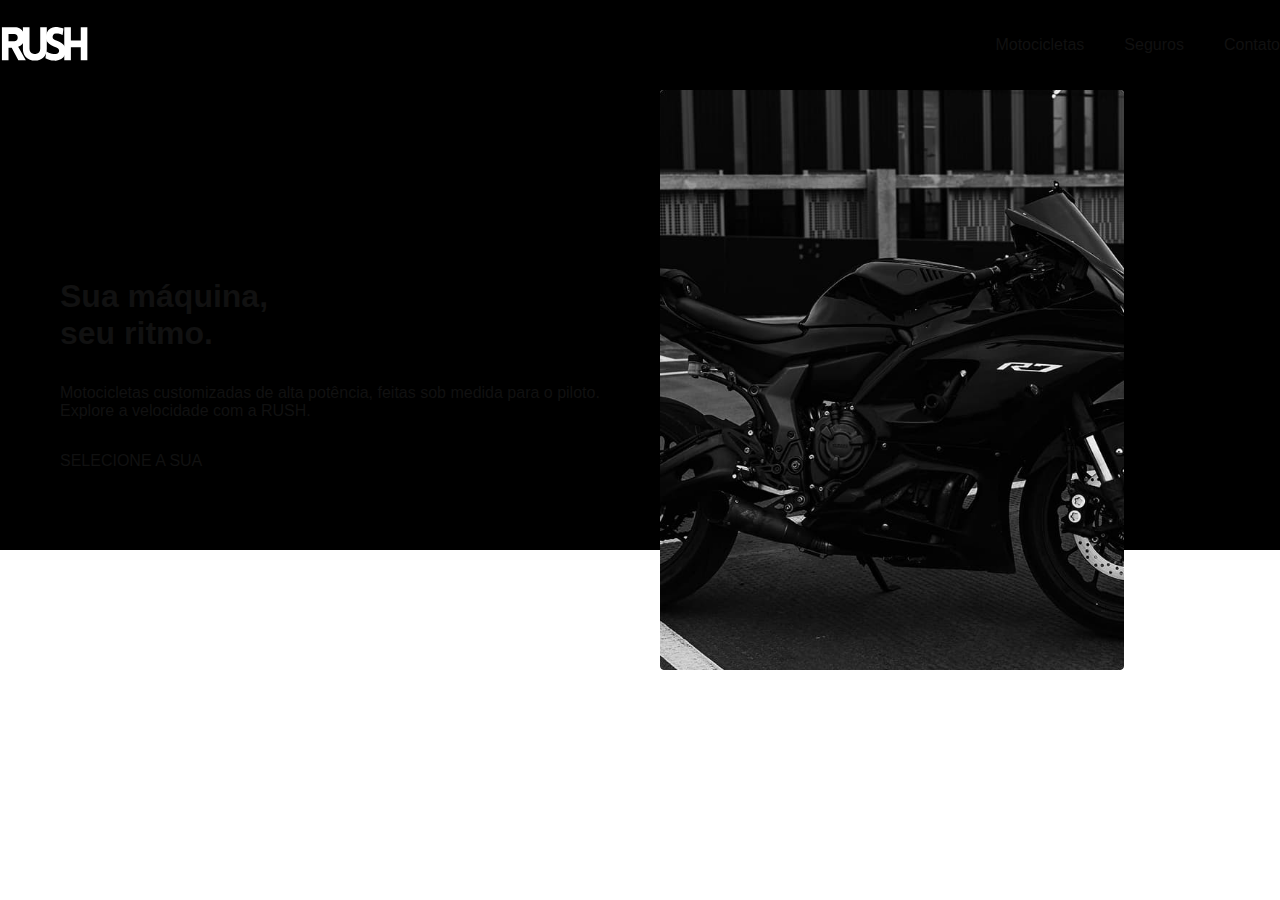
<file: index.html>
<!DOCTYPE html>
<html lang="pt-br">

<head>
  <meta charset="UTF-8">
  <meta name="viewport" content="width=device-width, initial-scale=1.0">
  <title>RUSH Motorcycles- Booste sua adrenalina.</title>
  <meta name="description" content="RUSH Motorcycles — motos de alto desempenho, design sob medida e planos de seguro completos. Tecnologia, velocidade e estilo em cada detalhe.">
  <meta name="keywords" content="motocicletas, motos de alto desempenho, design sob medida, planos de seguro para motos, tecnologia em motocicletas, velocidade, estilo em motos">
  <meta name="author" content="RUSH Motorcycles">
  <link rel="stylesheet" href="./css/style.css">
  <link rel="icon" href="./img/velocidade.svg" type="image/svg+xml">
</head>

<body>
  <header class="header-bg">
    <div class="header">
      <a href="./">
        <img src="./img/logo.svg" alt="Logo RUSH Motorcycles">
      </a>

      <nav aria-label="navegação principal">
        <ul class="header-menu">
          <li><a href="motocicletas.html">Motocicletas</a></li>
          <li><a href="seguros.html">Seguros</a></li>
          <li><a href="contato.html">Contato</a></li>
        </ul>
      </nav>
    </div>
  </header>
  <main class="introducao-bg">
    <div class="introducao">
      <div class="introducao-conteudo">
        <h1>Sua máquina,<br>seu ritmo<span>.</span></h1>
        <p>Motocicletas customizadas de alta potência, feitas sob medida para o piloto.
          <br>Explore a velocidade com a RUSH.
        </p>
        <a href="./motocicletas.html" class="btn-primary">SELECIONE A SUA</a>
      </div>
      <div>
        <img src="./img/fotos/img-intro.jpg" alt="Motocicleta preta estacionada">
      </div>
    </div>
  </main>
</body>

</html>
</file>
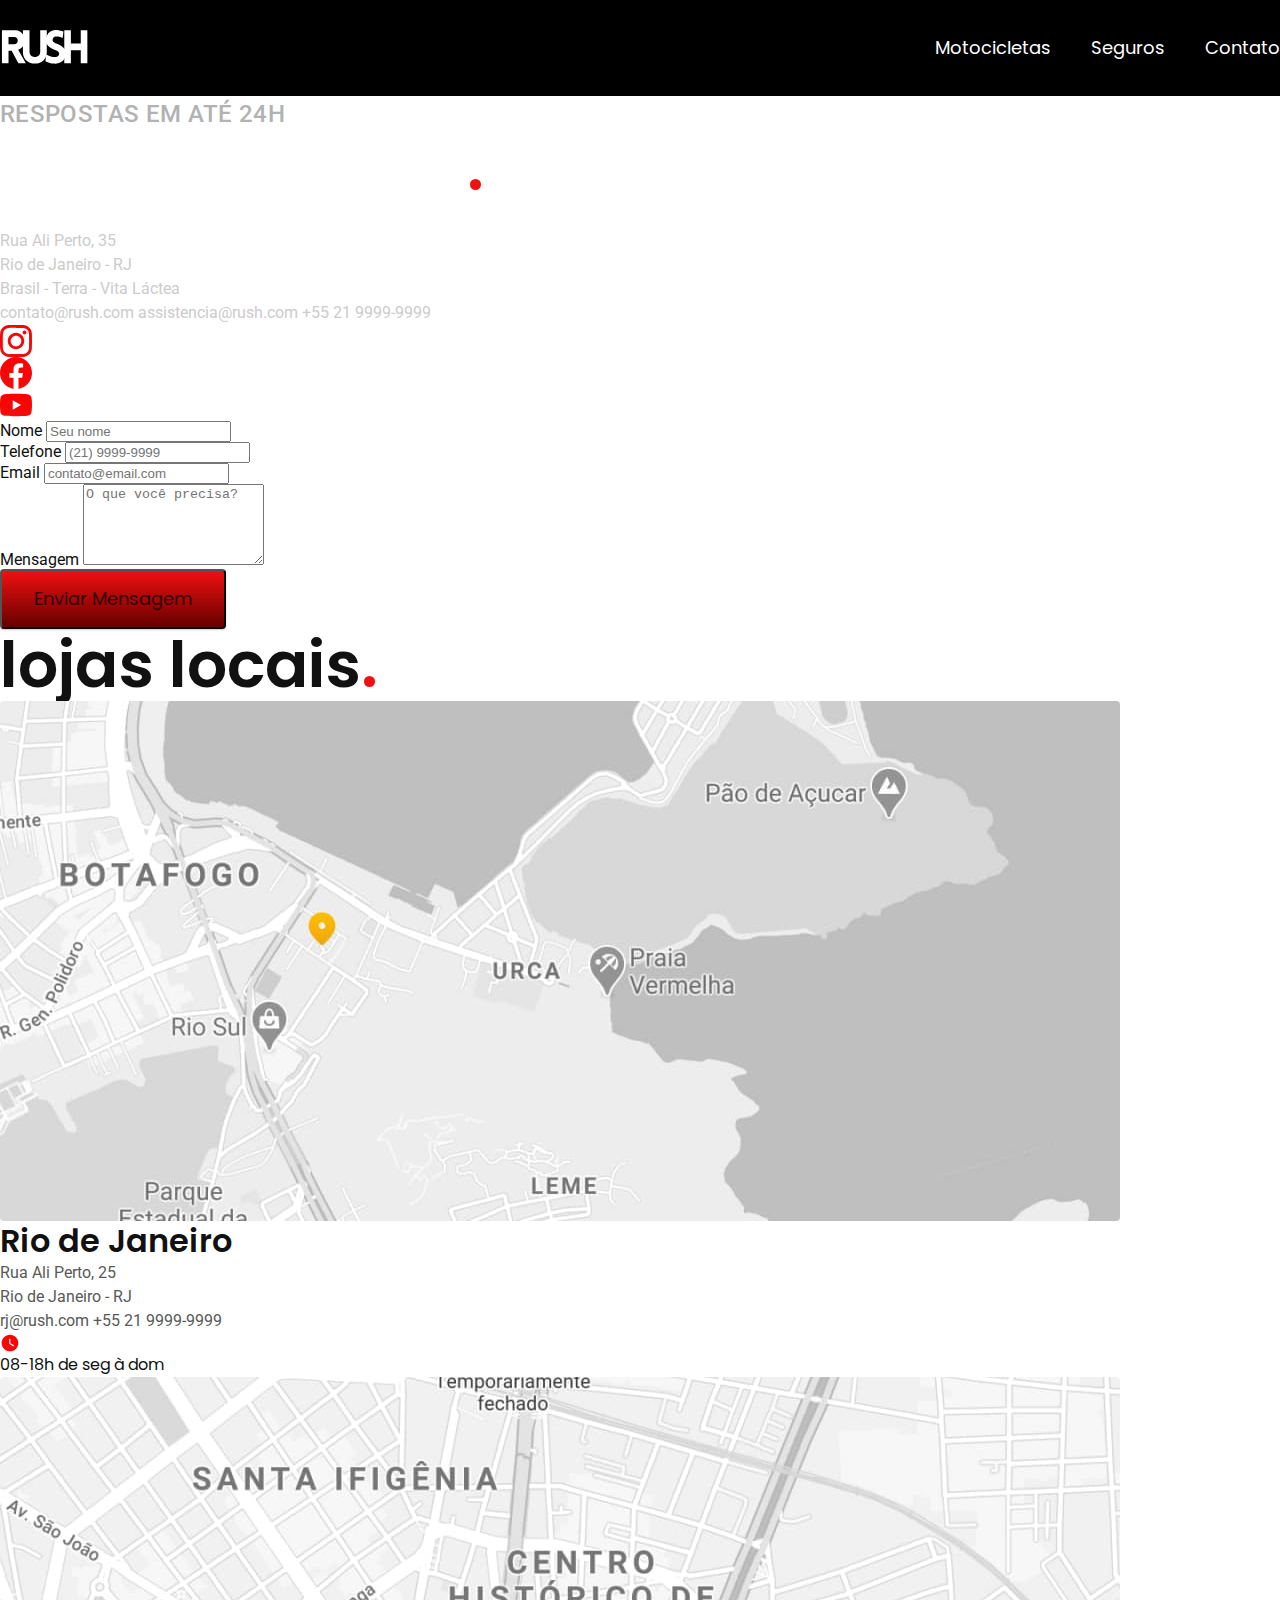
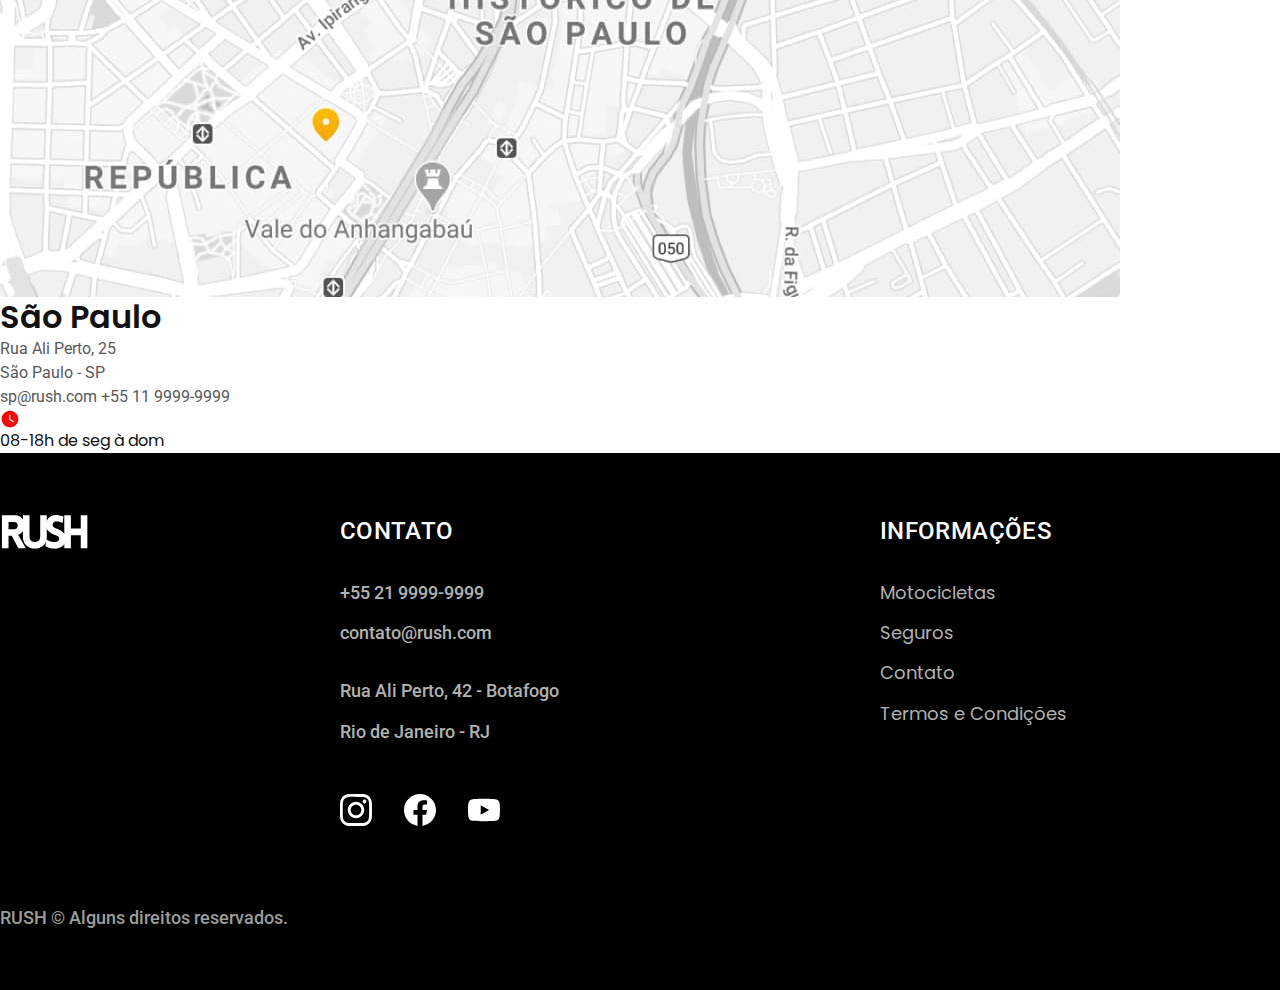
<file: contato.html>
<!DOCTYPE html>
<html lang="pt-br">

<head>
  <meta charset="UTF-8">
  <meta name="viewport" content="width=device-width, initial-scale=1.0">
  <title>Contato | RUSH </title>
  <meta name="description" content="Contatoda RUSH Motorcycles — motos de alto desempenho, design sob medida e planos de seguro completos. Tecnologia, velocidade e estilo em cada detalhe.">
  <meta name="keywords" content="motocicletas, motos de alto desempenho, design sob medida, planos de seguro para motos, tecnologia em motocicletas, velocidade, estilo em motos">
  <meta name="author" content="RUSH Motorcycles">
  <link rel="preload" href="./css/style.css" as="style">
  <link rel="stylesheet" href="./css/style.css">
  <link rel="preconnect" href="https://fonts.googleapis.com">
  <link rel="preconnect" href="https://fonts.gstatic.com" crossorigin>
  <link href="https://fonts.googleapis.com/css2?family=Merriweather:ital,opsz,wght@0,18..144,900;1,18..144,900&family=Poppins:wght@400;600;700;800&family=Roboto:ital,wght@0,100..900;1,100..900&display=swap" rel="stylesheet">

  <link rel="icon" href="./img/icones/velocidade.svg" type="image/svg+xml">
</head>

<body id="contato">
  <header class="header-bg">
    <div class="header container">
      <a href="./">
        <img src="./img/logo.svg" alt="Logo RUSH Motorcycles">
      </a>

      <nav aria-label="navegação principal">
        <ul class="header-menu font-1-m cor-branca">
          <li><a href="motocicletas.html">Motocicletas</a></li>
          <li><a href="seguros.html">Seguros</a></li>
          <li><a href="contato.html">Contato</a></li>
        </ul>
      </nav>
    </div>
  </header>
  <main>
    <div class="titulo-bg">
      <div class="titulo container">
        <p class="font-2-l-b cor-5">Respostas em até 24h</p>
        <h1 class="font-1-xxl cor-branca">Nosso contato<span class="cor-p1">.</span></h1>
      </div>
    </div>

    <div class="contato container">
      <section class="contato-dados" aria-label="Endereço">
        <h2 class="font-1-m cor-branca">Loja Online</h2>
        <div class="contato-endereco font-2-s cor-4">
          <p>Rua Ali Perto, 35</p>
          <p>Rio de Janeiro - RJ</p>
          <p>Brasil - Terra - Vita Láctea</p>
        </div>
        <address class="contato-meios font-2-s cor-4">
          <a href="mailto:contato@rush.com">contato@rush.com</a>
          <a href="mailto:assistencia@rush.com">assistencia@rush.com</a>
          <a href="tel:+552199999999">+55 21 9999-9999</a>
        </address>
        <div class="contato-redes">
          <a href="./">
            <img src="./img/redes/instagram-p.svg" alt="Instagram">
          </a>
          <a href="./">
            <img src="./img/redes/facebook-p.svg" alt="Facebook">
          </a>
          <a href="./">
            <img src="./img/redes/youtube-p.svg" alt="Youtube">
          </a>
        </div>
      </section>
      <section class="contato-formulario" aria-label="Formulário">
        <form class="form" action="./contato.html">
          <div>
            <label for="nome">Nome</label>
            <input type="text" id="nome" name="nome" placeholder="Seu nome">
          </div>
          <div>
            <label for="telefone">Telefone</label>
            <input type="text" id="telefone" name="telefone" placeholder="(21) 9999-9999">
          </div>
          <div class="col-2">
            <label for="email">Email</label>
            <input type="email" id="email" name="email" placeholder="contato@email.com">
          </div>
          <div class="col-2">
            <label for="mensagem">Mensagem</label>
            <textarea rows="5" id="mensagem" name="mensagem" placeholder="O que você precisa?"></textarea>
          </div>
          <button class="botao col-2" type="submit"> Enviar Mensagem </button>
        </form>
      </section>
    </div>
  </main>

  <article class="lojas container">
    <h2 class="font-1-xxl">lojas locais<span class="cor-p1">.</span></h2>
    <div class="lojas-item">
      <img src="./img/lojas/rj.jpg" alt="mapa marcando o endereço em Rua Ali Perto, 25 - Rio de Janeiro - RJ">
      <div class="lojas-conteudo">
        <h3 class="font-1-xl">Rio de Janeiro</h3>
        <div class="lojas-dados font-2-s cor-8">
          <p>Rua Ali Perto, 25</p>
          <p>Rio de Janeiro - RJ</p>
        </div>
        <div class="lojas-dados font-2-s cor-8">
          <a href="mailto:rj@rush.com">rj@rush.com</a>
          <a href="tel:+552199999999">+55 21 9999-9999</a>
        </div>
        <p class="lojas-tempo font-1-s"><img src="./img/icones/horario.svg" alt="">08-18h de seg à dom</p>
      </div>
    </div>

    <div class="lojas-item">
      <img src="./img/lojas/sp.jpg" alt="mapa marcando o endereço em Rua Ali Perto, 25 - São Paulo - SP">
      <div class="lojas-conteudo">
        <h3 class="font-1-xl">São Paulo</h3>
        <div class="lojas-dados font-2-s cor-8">
          <p>Rua Ali Perto, 25</p>
          <p>São Paulo - SP</p>
        </div>
        <div class="lojas-dados font-2-s cor-8">
          <a href="mailto:sp@rush.com">sp@rush.com</a>
          <a href="tel:+551199999999">+55 11 9999-9999</a>
        </div>
        <p class="lojas-tempo font-1-s"><img src="./img/icones/horario.svg" alt="">08-18h de seg à dom</p>
      </div>
    </div>
  </article>
  <footer class="footer-bg">
    <div class="footer container">
      <img src="./img/logo.svg" alt="RUSH">
      <div class="footer-contato">
        <h3 class="font-2-l-b cor-branca">Contato</h3>
        <ul class="font-2-m cor-5">
          <li><a href="tel:+552199999999">+55 21 9999-9999</a></li>
          <li><a href="mailto:contato@Rush.com">contato@rush.com</a></li>
          <li>Rua Ali Perto, 42 - Botafogo</li>
          <li>Rio de Janeiro - RJ</li>
        </ul>
        <div class="footer-redes">
          <a href="./">
            <img src="./img/redes/instagram.svg" alt="Instagram">
          </a>
          <a href="./">
            <img src="./img/redes/facebook.svg" alt="Facebook">
          </a>
          <a href="./">
            <img src="./img/redes/youtube.svg" alt="Youtube">
          </a>
        </div>
      </div>
      <div class="footer-informacoes">
        <h3 class="font-2-l-b cor-branca">Informações</h3>
        <nav>
          <ul class="font-1-m cor-5">
            <li><a href="./motocicletas.html">Motocicletas</a></li>
            <li><a href="./seguros.html">Seguros</a></li>
            <li><a href="./contato.html">Contato</a></li>
            <li><a href="./termos.html">Termos e Condições</a></li>
          </ul>
        </nav>
      </div>
      <p class="footer-copy font-2-m cor-6">RUSH © Alguns direitos reservados.</p>
    </div>
  </footer>
</body>
</file>
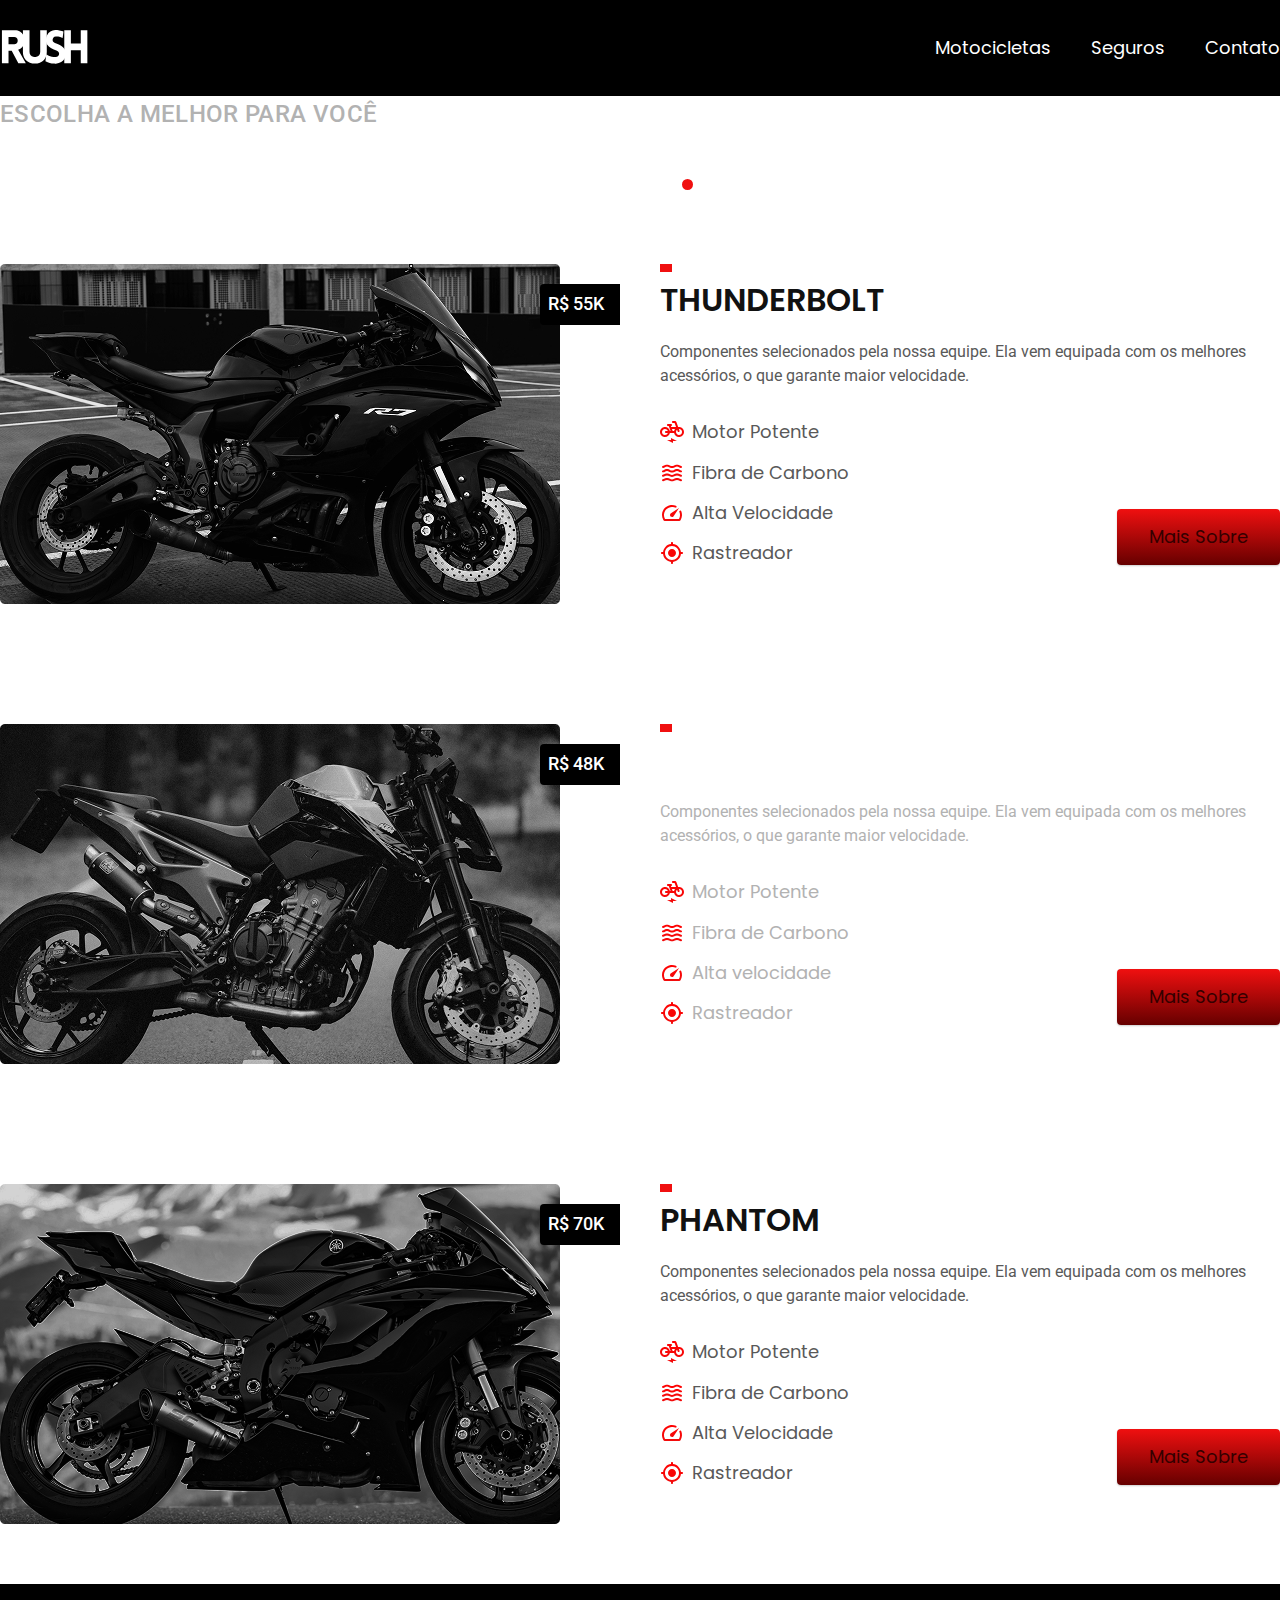
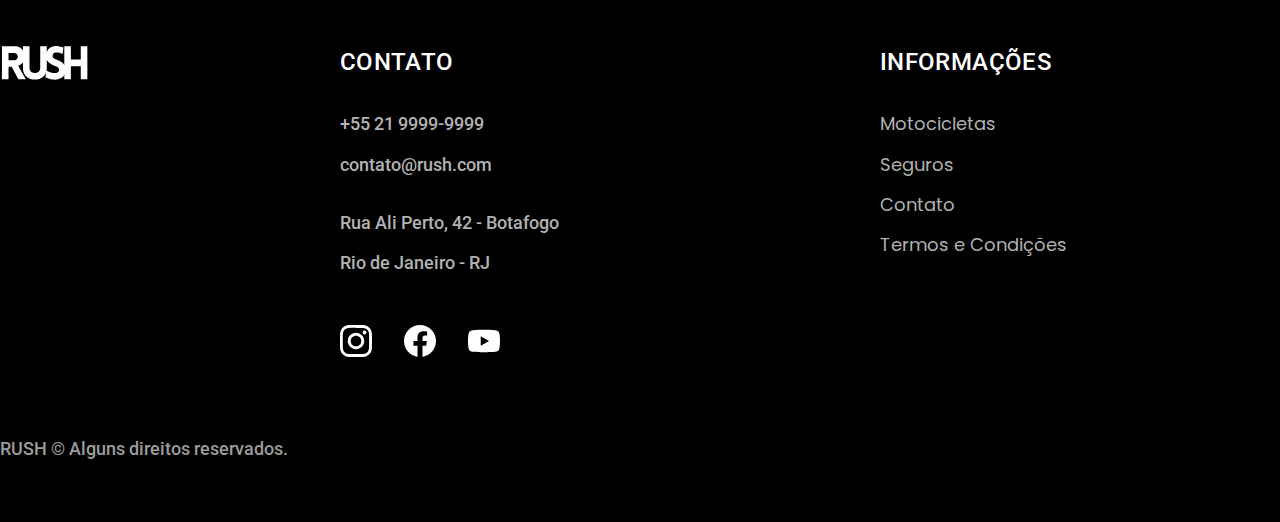
<file: motocicletas.html>
<!DOCTYPE html>
<html lang="pt-br">

<head>
  <meta charset="UTF-8">
  <meta name="viewport" content="width=device-width, initial-scale=1.0">
  <title>Motocicletas | RUSH </title>
  <meta name="description" content="Motocicletas da RUSH Motorcycles — motos de alto desempenho, design sob medida e planos de seguro completos. Tecnologia, velocidade e estilo em cada detalhe.">
  <meta name="keywords" content="motocicletas, motos de alto desempenho, design sob medida, planos de seguro para motos, tecnologia em motocicletas, velocidade, estilo em motos">
  <meta name="author" content="RUSH Motorcycles">
  <link rel="stylesheet" href="./css/style.css">
  <link rel="preconnect" href="https://fonts.googleapis.com">
  <link rel="preconnect" href="https://fonts.gstatic.com" crossorigin>
  <link href="https://fonts.googleapis.com/css2?family=Merriweather:ital,opsz,wght@0,18..144,900;1,18..144,900&family=Poppins:wght@400;600;700;800&family=Roboto:ital,wght@0,100..900;1,100..900&display=swap" rel="stylesheet">

  <link rel="icon" href="./img/icones/velocidade.svg" type="image/svg+xml">
</head>

<body id="motocicletas">
  <header class="header-bg">
    <div class="header container">
      <a href="./">
        <img src="./img/logo.svg" alt="Logo RUSH Motorcycles">
      </a>

      <nav aria-label="navegação principal">
        <ul class="header-menu font-1-m cor-branca">
          <li><a href="motocicletas.html">Motocicletas</a></li>
          <li><a href="seguros.html">Seguros</a></li>
          <li><a href="contato.html">Contato</a></li>
        </ul>
      </nav>
    </div>
  </header>

  <main>
    <div class="titulo-bg">
      <div class="titulo container">
        <p class="font-2-l-b cor-5">Escolha a melhor para você</p>
        <h1 class="font-1-xxl cor-branca">Nossas motocicletas<span class="cor-p1">.</span></h1>
      </div>
    </div>

    <div class="motocicletas container">
      <div class="motocicletas-imagem">
        <img src="./img/motos/moto1.png" alt="Motocicleta RUSH">
        <span class="font-2-m cor-branca">R$ 55K</span>
      </div>
      <div class="motocicletas-conteudo">
        <h2 class="font-1-xl">THUNDERBOLT</h2>
        <p class="font-2-s cor-8">Componentes selecionados pela nossa equipe. Ela vem equipada com os melhores acessórios, o que garante maior velocidade.</p>
        <ul class="font-1-m cor-8">
          <li>
            <img src="./img/icones/potente.svg" alt="">
            Motor Potente
          </li>
          <li>
            <img src="./img/icones/carbono.svg" alt="">
            Fibra de Carbono
          </li>
          <li>
            <img src="./img/icones/velocidade.svg" alt="">
            Alta Velocidade
          </li>
          <li>
            <img src="./img/icones/rastreador.svg" alt="">
            Rastreador
          </li>
        </ul>
        <a class="botao seta" href="./motocicletas/thunderbolt.html">Mais Sobre</a>
      </div>
    </div>

    <div class="motocicletas-bg">
      <div class="motocicletas container">
        <div class="motocicletas-imagem">
          <img src="./img/motos/moto2.png" alt="Motocicleta RUSH">
          <span class="font-2-m cor-branca">R$ 48K</span>
        </div>
        <div class="motocicletas-conteudo">
          <h2 class="font-1-xl cor-branca">SPECTER</h2>
          <p class="font-2-s cor-5">Componentes selecionados pela nossa equipe. Ela vem equipada com os melhores acessórios, o que garante maior velocidade.</p>
          <ul class="font-1-m cor-5">
            <li>
              <img src="./img/icones/potente.svg" alt="">
              Motor Potente
            </li>
            <li>
              <img src="./img/icones/carbono.svg" alt="">
              Fibra de Carbono
            </li>
            <li>
              <img src="./img/icones/velocidade.svg" alt="">
              Alta velocidade
            </li>
            <li>
              <img src="./img/icones/rastreador.svg" alt="">
              Rastreador
            </li>
          </ul>
          <a class="botao seta" href="./motocicletas/specter.html">Mais Sobre</a>
        </div>
      </div>
    </div>

    <div class="motocicletas container">
      <div class="motocicletas-imagem">
        <img src="./img/motos/moto3.png" alt="Motocicleta RUSH">
        <span class="font-2-m cor-branca">R$ 70K</span>
      </div>
      <div class="motocicletas-conteudo">
        <h2 class="font-1-xl">PHANTOM</h2>
        <p class="font-2-s cor-8">Componentes selecionados pela nossa equipe. Ela vem equipada com os melhores acessórios, o que garante maior velocidade.</p>
        <ul class="font-1-m cor-8">
          <li>
            <img src="./img/icones/potente.svg" alt="">
            Motor Potente
          </li>
          <li>
            <img src="./img/icones/carbono.svg" alt="">
            Fibra de Carbono
          </li>
          <li>
            <img src="./img/icones/velocidade.svg" alt="">
            Alta Velocidade
          </li>
          <li>
            <img src="./img/icones/rastreador.svg" alt="">
            Rastreador
          </li>
        </ul>
        <a class="botao seta" href="./motocicletas/phantom.html">Mais Sobre</a>
      </div>
    </div>

  </main>


  <footer class="footer-bg">
    <div class="footer container">
      <img src="./img/logo.svg" alt="RUSH">
      <div class="footer-contato">
        <h3 class="font-2-l-b cor-branca">Contato</h3>
        <ul class="font-2-m cor-5">
          <li><a href="tel:+552199999999">+55 21 9999-9999</a></li>
          <li><a href="mailto:contato@Rush.com">contato@rush.com</a></li>
          <li>Rua Ali Perto, 42 - Botafogo</li>
          <li>Rio de Janeiro - RJ</li>
        </ul>
        <div class="footer-redes">
          <a href="./">
            <img src="./img/redes/instagram.svg" alt="Instagram">
          </a>
          <a href="./">
            <img src="./img/redes/facebook.svg" alt="Facebook">
          </a>
          <a href="./">
            <img src="./img/redes/youtube.svg" alt="Youtube">
          </a>
        </div>
      </div>
      <div class="footer-informacoes">
        <h3 class="font-2-l-b cor-branca">Informações</h3>
        <nav>
          <ul class="font-1-m cor-5">
            <li><a href="./motocicletas.html">Motocicletas</a></li>
            <li><a href="./seguros.html">Seguros</a></li>
            <li><a href="./contato.html">Contato</a></li>
            <li><a href="./termos.html">Termos e Condições</a></li>
          </ul>
        </nav>
      </div>
      <p class="footer-copy font-2-m cor-6">RUSH © Alguns direitos reservados.</p>
    </div>
  </footer>
</body>
</file>
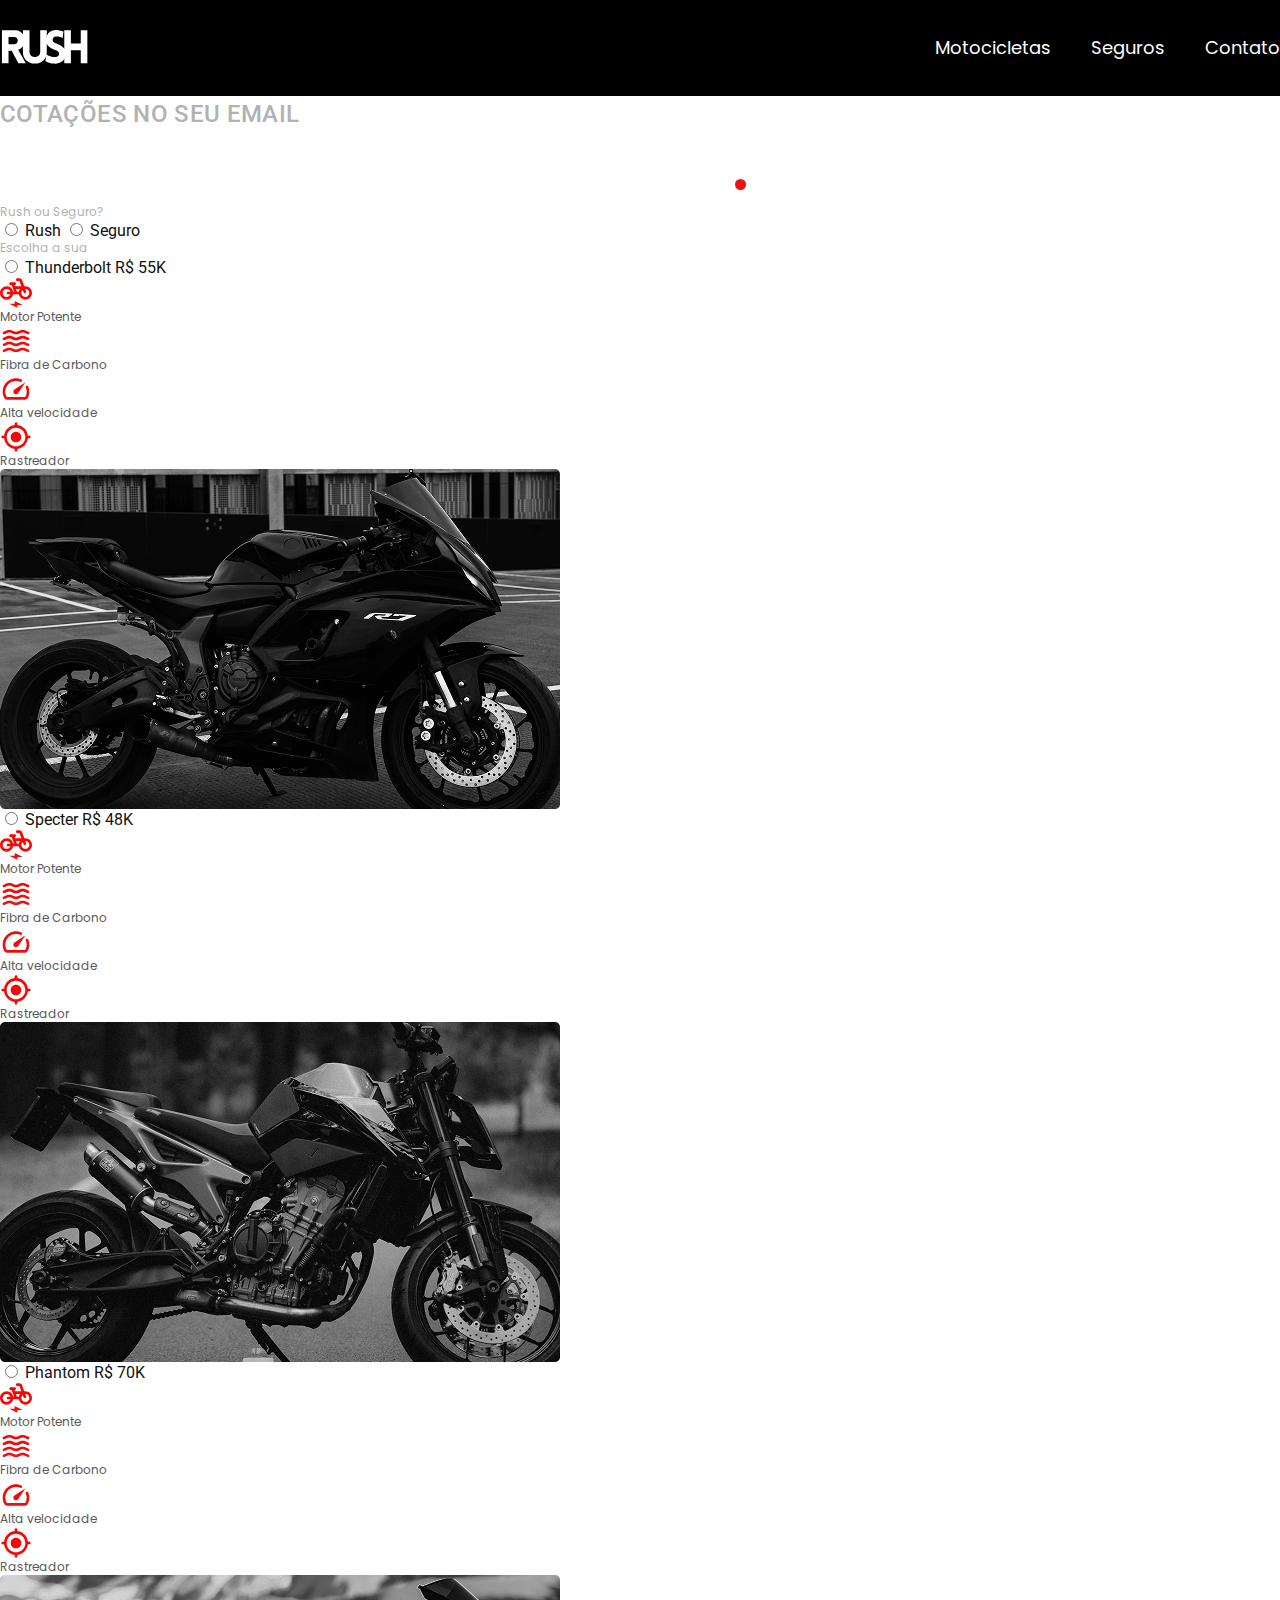
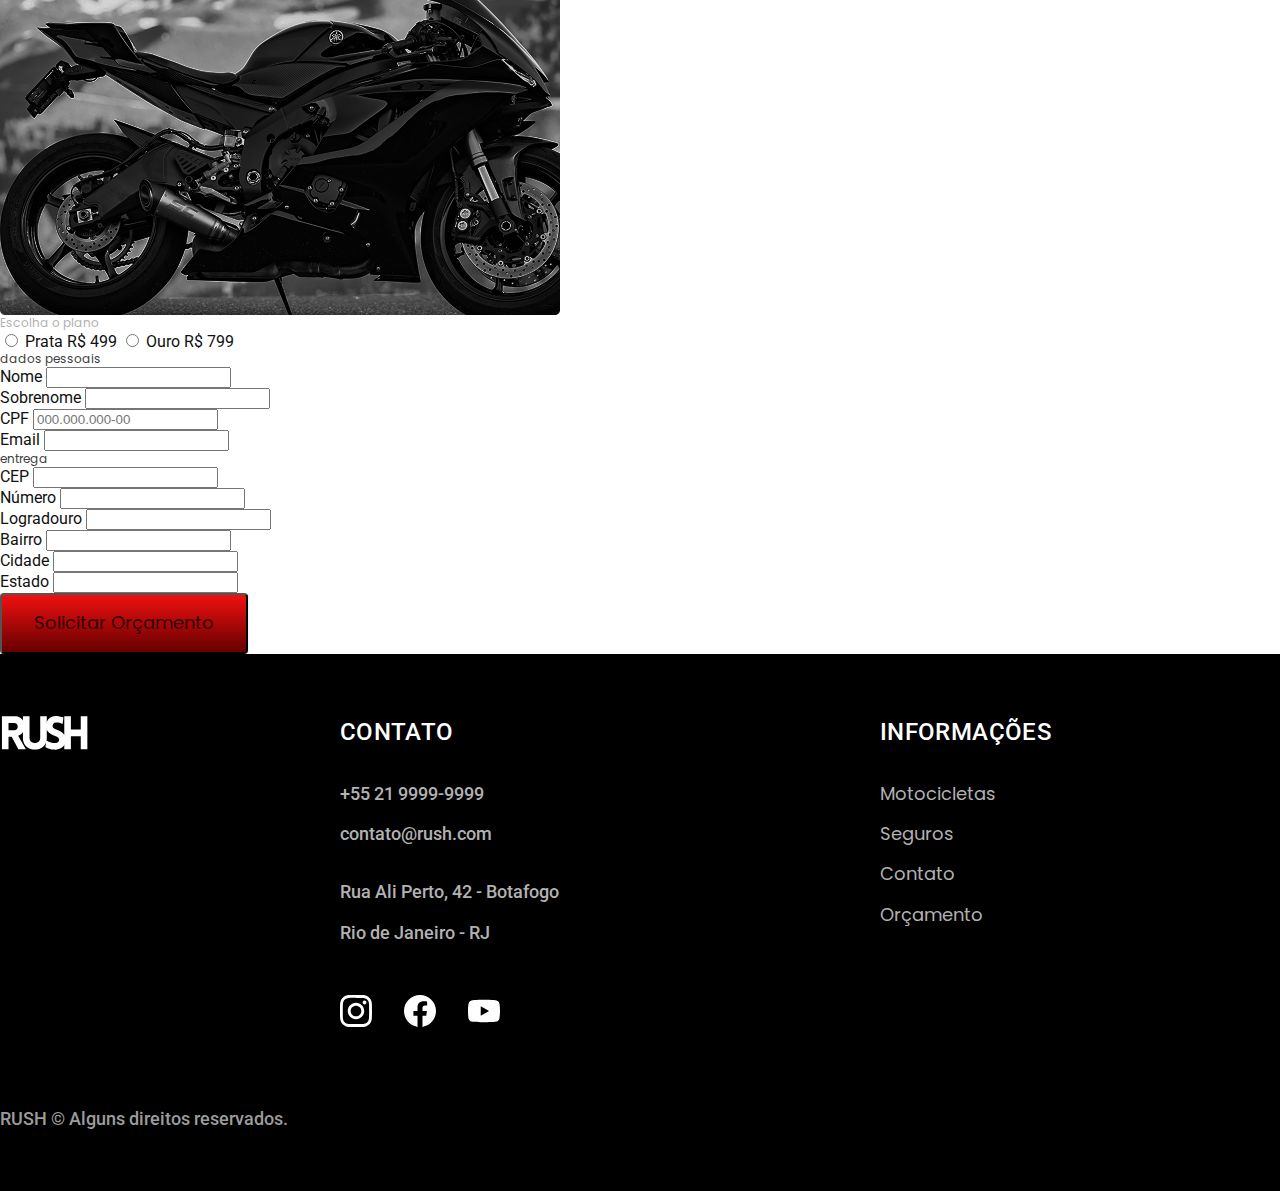
<file: orcamento.html>
<!DOCTYPE html>
<html lang="pt-br">

<head>
  <meta charset="UTF-8">
  <meta name="viewport" content="width=device-width, initial-scale=1.0">
  <title>Orçamento | RUSH </title>
  <meta name="description" content="Orçamento da RUSH Motorcycles — motos de alto desempenho, design sob medida e planos de seguro completos. Tecnologia, velocidade e estilo em cada detalhe.">
  <meta name="keywords" content="motocicletas, motos de alto desempenho, design sob medida, planos de seguro para motos, tecnologia em motocicletas, velocidade, estilo em motos">
  <meta name="author" content="RUSH Motorcycles">
  <link rel="stylesheet" href="./css/style.css">
  <link rel="preconnect" href="https://fonts.googleapis.com">
  <link rel="preconnect" href="https://fonts.gstatic.com" crossorigin>
  <link href="https://fonts.googleapis.com/css2?family=Merriweather:ital,opsz,wght@0,18..144,900;1,18..144,900&family=Poppins:wght@400;600;700;800&family=Roboto:ital,wght@0,100..900;1,100..900&display=swap" rel="stylesheet">

  <link rel="icon" href="./img/icones/velocidade.svg" type="image/svg+xml">
</head>

<body id="orcamento">
  <header class="header-bg">
    <div class="header container">
      <a href="./">
        <img src="./img/logo.svg" alt="Logo RUSH Motorcycles">
      </a>

      <nav aria-label="navegação principal">
        <ul class="header-menu font-1-m cor-branca">
          <li><a href="motocicletas.html">Motocicletas</a></li>
          <li><a href="seguros.html">Seguros</a></li>
          <li><a href="contato.html">Contato</a></li>
        </ul>
      </nav>
    </div>
  </header>

  <main>
    <div class="titulo-bg">
      <div class="titulo container">
        <p class="font-2-l-b cor-5">Cotações no seu email</p>
        <h1 class="font-1-xxl cor-branca">Solicite um orçamento<span class="cor-p1">.</span></h1>
      </div>
    </div>

    <form class="orcamento container" action="./orcamento.html">
      <div class="orcamento-produto">
        <h2 class="font-1-xs cor-5">Rush ou Seguro?</h2>

        <input type="radio" name="tipo" value="rush" id="rush">
        <label for="rush">Rush</label>

        <input type="radio" name="tipo" value="seguro" id="seguro">
        <label for="seguro">Seguro</label>

        <div class="orcamento-conteudo" id="orcamento-rush">
          <h2 class="font-1-xs cor-5">Escolha a sua</h2>

          <input type="radio" name="produto" value="thunderbolt" id="thunderbolt">
          <label for="thunderbolt">Thunderbolt <span>R$ 55K</span></label>
          <div class="orcamento-detalhes">
            <ul class="font-1-xs cor-8">
              <li><img src="./img/icones/potente.svg" alt=""> Motor Potente</li>
              <li><img src="./img/icones/carbono.svg" alt=""> Fibra de Carbono</li>
              <li><img src="./img/icones/velocidade.svg" alt=""> Alta velocidade</li>
              <li><img src="./img/icones/rastreador.svg" alt=""> Rastreador</li>
            </ul>
            <img src="./img/motos/moto1.png" alt="Motocicleta">
          </div>

          <input type="radio" name="produto" value="specter" id="specter">
          <label for="specter">Specter <span>R$ 48K</span></label>
          <div class="orcamento-detalhes">
            <ul class="font-1-xs cor-8">
              <li><img src="./img/icones/potente.svg" alt=""> Motor Potente</li>
              <li><img src="./img/icones/carbono.svg" alt=""> Fibra de Carbono</li>
              <li><img src="./img/icones/velocidade.svg" alt=""> Alta velocidade </li>
              <li><img src="./img/icones/rastreador.svg" alt=""> Rastreador</li>
            </ul>
            <img src="./img/motos/moto2.png" alt="Motocicleta">
          </div>

          <input type="radio" name="produto" value="phantom" id="phantom">
          <label for="phantom">Phantom <span>R$ 70K</span></label>
          <div class="orcamento-detalhes">
            <ul class="font-1-xs cor-8">
              <li><img src="./img/icones/potente.svg" alt=""> Motor Potente</li>
              <li><img src="./img/icones/carbono.svg" alt=""> Fibra de Carbono</li>
              <li><img src="./img/icones/velocidade.svg" alt="">Alta velocidade </li>
              <li><img src="./img/icones/rastreador.svg" alt=""> Rastreador</li>
            </ul>
            <img src="./img/motos/moto3.png" alt="Motocicleta">
          </div>

        </div>

        <div class="orcamento-conteudo" id="orcamento-seguro">
          <h2 class="font-1-xs cor-5">Escolha o plano</h2>

          <input type="radio" name="produto" value="prata" id="prata">
          <label for="prata">Prata <span>R$ 499</span></label>

          <input type="radio" name="produto" value="ouro" id="ouro">
          <label for="ouro">Ouro <span>R$ 799</span></label>
        </div>
      </div>
      <div class="orcamento-dados form">
        <h2 class="font-1-xs cor-9 col-2">dados pessoais</h2>
        <div>
          <label for="nome">Nome</label>
          <input type="text" id="nome" name="nome">
        </div>
        <div>
          <label for="sobrenome">Sobrenome</label>
          <input type="text" id="sobrenome" name="sobrenome">
        </div>
        <div class="col-2">
          <label for="cpf">CPF</label>
          <input type="text" id="cpf" name="cpf" placeholder="000.000.000-00">
        </div>
        <div class="col-2">
          <label for="email">Email</label>
          <input type="email" id="email" name="email">
        </div>
        <h2 class="font-1-xs cor-9 col-2">entrega</h2>
        <div>
          <label for="cep">CEP</label>
          <input type="text" id="cep" name="cep">
        </div>
        <div>
          <label for="numero">Número</label>
          <input type="text" id="numero" name="numero">
        </div>
        <div>
          <label for="logradouro">Logradouro</label>
          <input type="text" id="logradouro" name="logradouro">
        </div>
        <div>
          <label for="bairro">Bairro</label>
          <input type="text" id="bairro" name="bairro">
        </div>
        <div>
          <label for="cidade">Cidade</label>
          <input type="text" id="cidade" name="cidade">
        </div>
        <div>
          <label for="estado">Estado</label>
          <input type="text" id="estado" name="estado">
        </div>
        <button class="botao col-2" type="submit">Solicitar Orçamento</button>
      </div>
    </form>
  </main>

  <footer class="footer-bg">
    <div class="footer container">
      <img src="./img/logo.svg" alt="RUSH">
      <div class="footer-contato">
        <h3 class="font-2-l-b cor-branca">Contato</h3>
        <ul class="font-2-m cor-5">
          <li><a href="tel:+552199999999">+55 21 9999-9999</a></li>
          <li><a href="mailto:contato@Rush.com">contato@rush.com</a></li>
          <li>Rua Ali Perto, 42 - Botafogo</li>
          <li>Rio de Janeiro - RJ</li>
        </ul>
        <div class="footer-redes">
          <a href="./">
            <img src="./img/redes/instagram.svg" alt="Instagram">
          </a>
          <a href="./">
            <img src="./img/redes/facebook.svg" alt="Facebook">
          </a>
          <a href="./">
            <img src="./img/redes/youtube.svg" alt="Youtube">
          </a>
        </div>
      </div>
      <div class="footer-informacoes">
        <h3 class="font-2-l-b cor-branca">Informações</h3>
        <nav>
          <ul class="font-1-m cor-5">
            <li><a href="./motocicletas.html">Motocicletas</a></li>
            <li><a href="./seguros.html">Seguros</a></li>
            <li><a href="./contato.html">Contato</a></li>
            <li><a href="./termos.html">Orçamento</a></li>
          </ul>
        </nav>
      </div>
      <p class="footer-copy font-2-m cor-6">RUSH © Alguns direitos reservados.</p>
    </div>
  </footer>
</body>
</file>
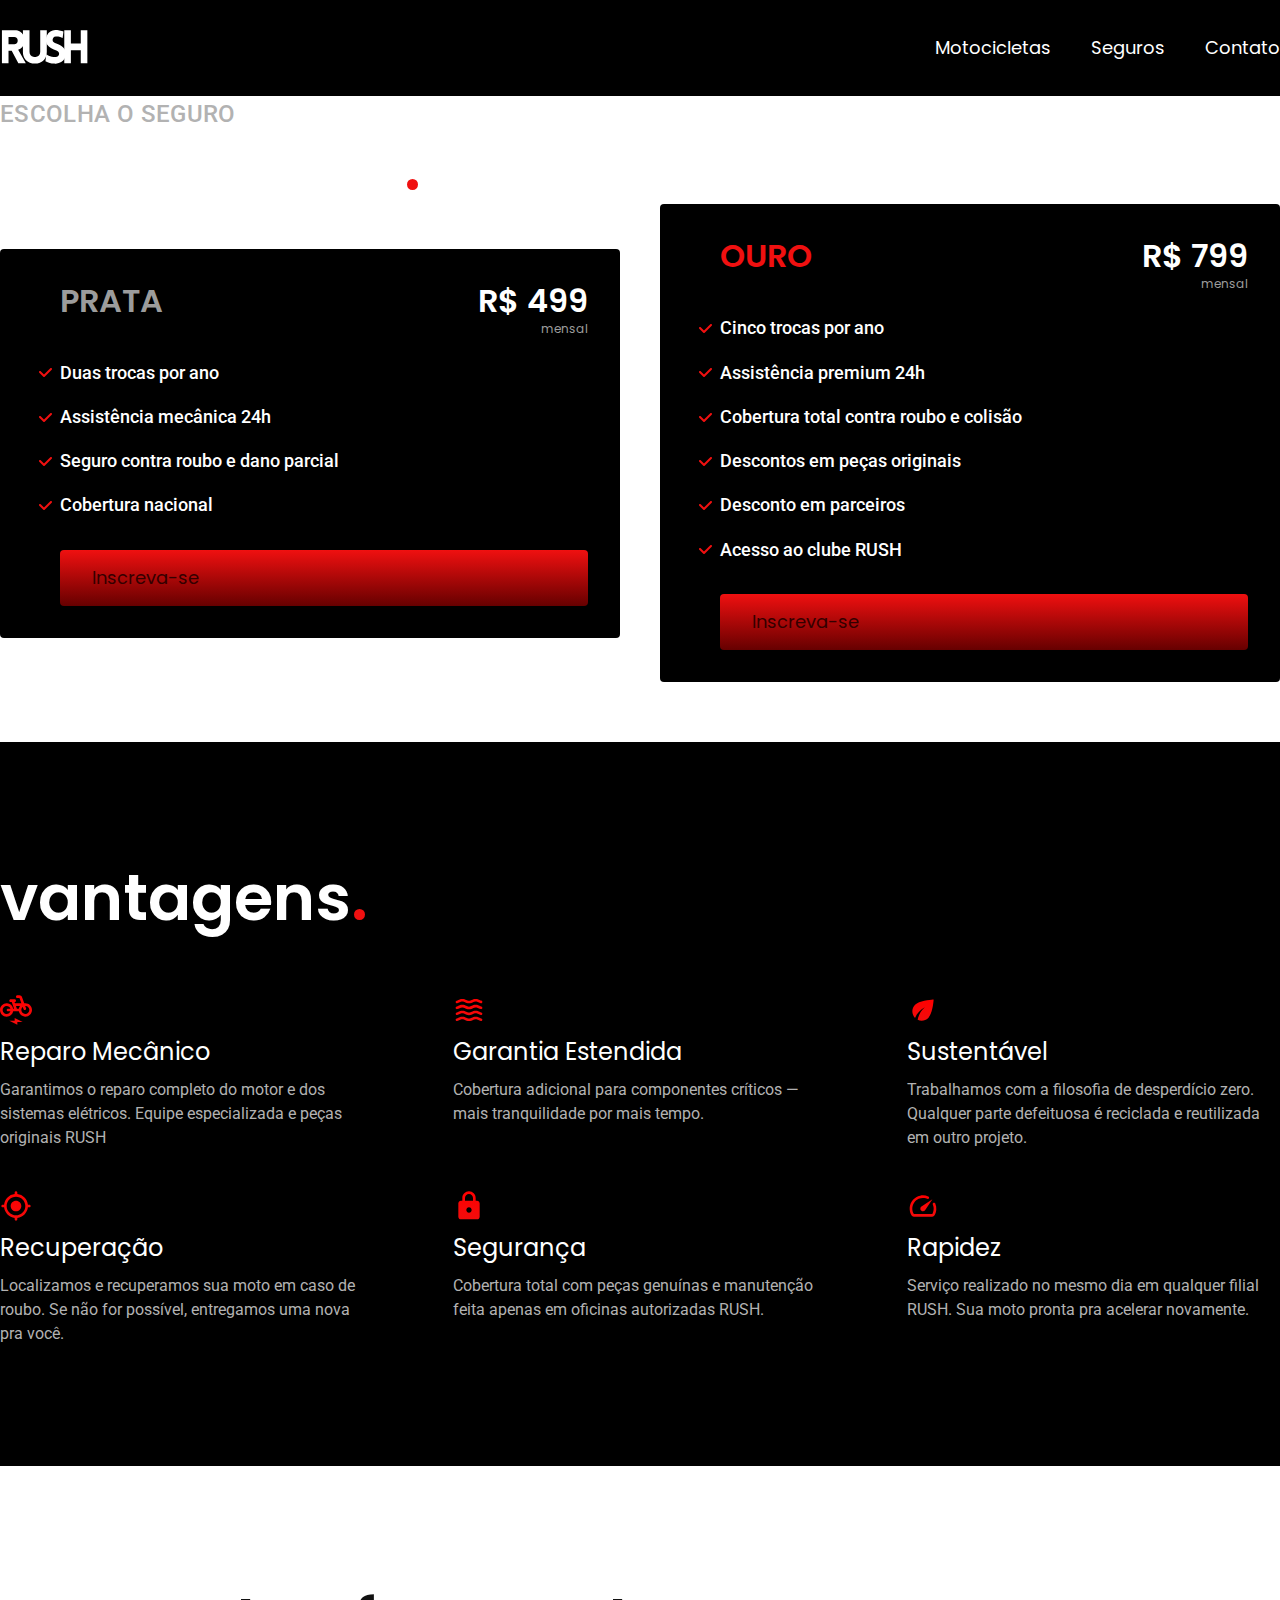
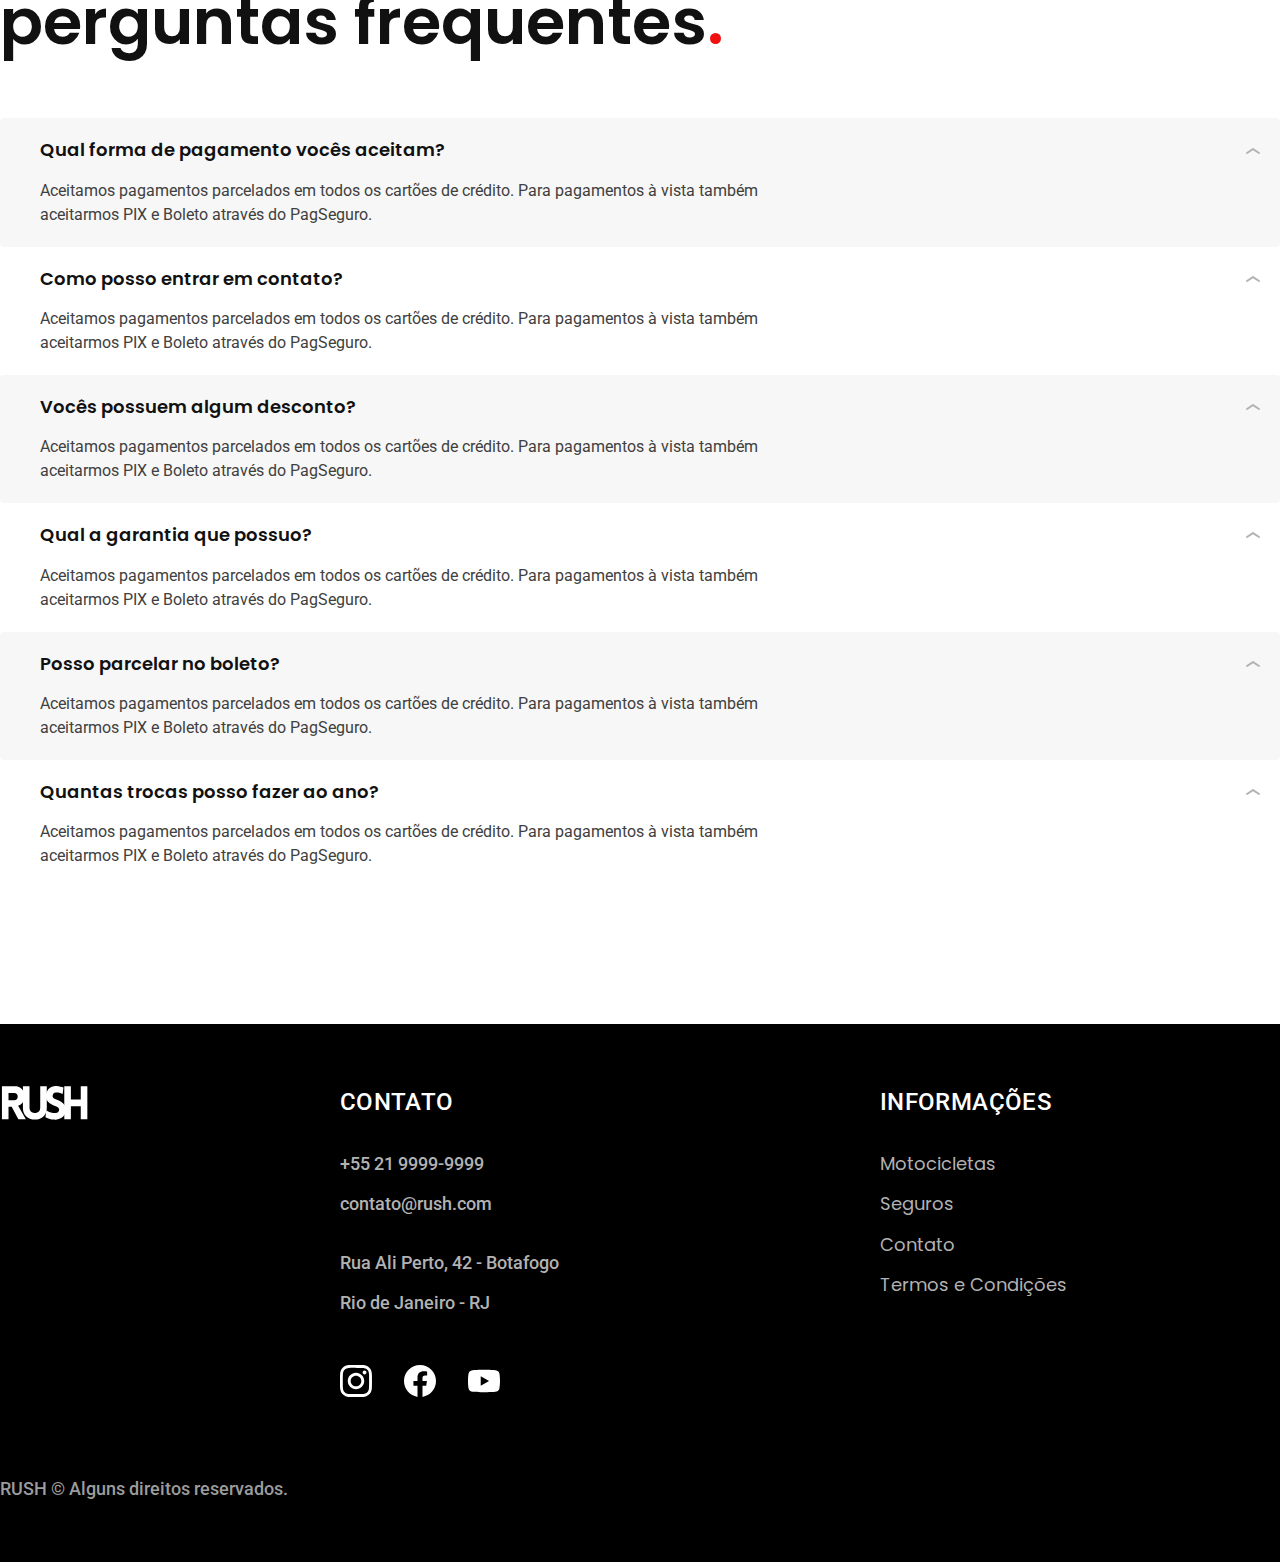
<file: seguros.html>
<!DOCTYPE html>
<html lang="pt-br">

<head>
  <meta charset="UTF-8">
  <meta name="viewport" content="width=device-width, initial-scale=1.0">
  <title>Seguros | RUSH </title>
  <meta name="description" content="Motocicletas da RUSH Motorcycles — motos de alto desempenho, design sob medida e planos de seguro completos. Tecnologia, velocidade e estilo em cada detalhe.">
  <meta name="keywords" content="motocicletas, motos de alto desempenho, design sob medida, planos de seguro para motos, tecnologia em motocicletas, velocidade, estilo em motos">
  <meta name="author" content="RUSH Motorcycles">
  <link rel="preload" href="./css/style.css" as="style">
  <link rel="stylesheet" href="./css/style.css">
  <link rel="preconnect" href="https://fonts.googleapis.com">
  <link rel="preconnect" href="https://fonts.gstatic.com" crossorigin>
  <link href="https://fonts.googleapis.com/css2?family=Merriweather:ital,opsz,wght@0,18..144,900;1,18..144,900&family=Poppins:wght@400;600;700;800&family=Roboto:ital,wght@0,100..900;1,100..900&display=swap" rel="stylesheet">

  <link rel="icon" href="./img/icones/velocidade.svg" type="image/svg+xml">
</head>

<body id="seguros">
  <header class="header-bg">
    <div class="header container">
      <a href="./">
        <img src="./img/logo.svg" alt="Logo RUSH Motorcycles">
      </a>

      <nav aria-label="navegação principal">
        <ul class="header-menu font-1-m cor-branca">
          <li><a href="motocicletas.html">Motocicletas</a></li>
          <li><a href="seguros.html">Seguros</a></li>
          <li><a href="contato.html">Contato</a></li>
        </ul>
      </nav>
    </div>
  </header>

  <main class="seguros-bg">
    <div class="titulo-bg">
      <div class="titulo container">
        <p class="font-2-l-b cor-5">Escolha o seguro</p>
        <h1 class="font-1-xxl cor-branca">Você seguro<span class="cor-p1">.</span></h1>
      </div>
    </div>

    <div class="seguros container">

      <div class="seguros-item">
        <h3 class="font-1-xl cor-6">PRATA</h3>
        <span class="font-1-xl cor-branca">R$ 499 <span class="font-1-xs cor-6">mensal</span></span>
        <ul class="font-2-m cor-branca">
          <li>Duas trocas por ano</li>
          <li>Assistência mecânica 24h</li>
          <li>Seguro contra roubo e dano parcial</li>
          <li>Cobertura nacional</li>
        </ul>
        <a class="botao secundario" href="./orcamento.html">Inscreva-se</a>
      </div>

      <div class="seguros-item">
        <h3 class="font-1-xl cor-p1">OURO</h3>
        <span class="font-1-xl cor-branca">R$ 799 <span class="font-1-xs cor-6">mensal</span></span>
        <ul class="font-2-m cor-branca">
          <li>Cinco trocas por ano</li>
          <li>Assistência premium 24h</li>
          <li>Cobertura total contra roubo e colisão</li>
          <li>Descontos em peças originais</li>
          <li>Desconto em parceiros</li>
          <li>Acesso ao clube RUSH</li>
        </ul>
        <a class="botao" href="./orcamento.html">Inscreva-se</a>
      </div>
    </div>
  </main>
  <article class="vantagens-bg">
    <div class="vantagens container">
      <h2 class="font-1-xxl cor-branca">vantagens<span class="cor-p1">.</span></h2>
      <ul>
        <li>
          <img src="./img/icones/potente.svg" alt="">
          <h3 class="font-1-l cor-branca">Reparo Mecânico</h3>
          <p class="font-2-s cor-5">Garantimos o reparo completo do motor e dos sistemas elétricos. Equipe especializada e peças originais RUSH</p>
        </li>
        <li>
          <img src="./img/icones/carbono.svg" alt="">
          <h3 class="font-1-l cor-branca">Garantia Estendida</h3>
          <p class="font-2-s cor-5">Cobertura adicional para componentes críticos — mais tranquilidade por mais tempo.</p>
        </li>
        <li>
          <img src="./img/icones/sustentavel.svg" alt="">
          <h3 class="font-1-l cor-branca">Sustentável</h3>
          <p class="font-2-s cor-5">Trabalhamos com a filosofia de desperdício zero. Qualquer parte defeituosa é reciclada e reutilizada em outro projeto.</p>
        </li>
        <li>
          <img src="./img/icones/rastreador.svg" alt="">
          <h3 class="font-1-l cor-branca">Recuperação</h3>
          <p class="font-2-s cor-5">Localizamos e recuperamos sua moto em caso de roubo. Se não for possível, entregamos uma nova pra você.</p>
        </li>
        <li>
          <img src="./img/icones/seguro.svg" alt="">
          <h3 class="font-1-l cor-branca">Segurança</h3>
          <p class="font-2-s cor-5">Cobertura total com peças genuínas e manutenção feita apenas em oficinas autorizadas RUSH.</p>
        </li>
        <li>
          <img src="./img/icones/velocidade.svg" alt="">
          <h3 class="font-1-l cor-branca">Rapidez</h3>
          <p class="font-2-s cor-5">Serviço realizado no mesmo dia em qualquer filial RUSH. Sua moto pronta pra acelerar novamente.</p>
        </li>
      </ul>
    </div>
  </article>

  <article class="perguntas container">
    <h2 class="font-1-xxl">perguntas frequentes<span class="cor-p1">.</span></h2>

    <dl>
      <div>
        <dt class="font-1-m-b">Qual forma de pagamento vocês aceitam?</dt>
        <dd class="font-2-s cor-9">Aceitamos pagamentos parcelados em todos os cartões de crédito. Para pagamentos à vista também aceitarmos PIX e Boleto através do PagSeguro.</dd>
      </div>
      <div>
        <dt class="font-1-m-b">Como posso entrar em contato?</dt>
        <dd class="font-2-s cor-9">Aceitamos pagamentos parcelados em todos os cartões de crédito. Para pagamentos à vista também aceitarmos PIX e Boleto através do PagSeguro.</dd>
      </div>
      <div>
        <dt class="font-1-m-b">Vocês possuem algum desconto?</dt>
        <dd class="font-2-s cor-9">Aceitamos pagamentos parcelados em todos os cartões de crédito. Para pagamentos à vista também aceitarmos PIX e Boleto através do PagSeguro.</dd>
      </div>
      <div>
        <dt class="font-1-m-b">Qual a garantia que possuo?</dt>
        <dd class="font-2-s cor-9">Aceitamos pagamentos parcelados em todos os cartões de crédito. Para pagamentos à vista também aceitarmos PIX e Boleto através do PagSeguro.</dd>
      </div>
      <div>
        <dt class="font-1-m-b">Posso parcelar no boleto?</dt>
        <dd class="font-2-s cor-9">Aceitamos pagamentos parcelados em todos os cartões de crédito. Para pagamentos à vista também aceitarmos PIX e Boleto através do PagSeguro.</dd>
      </div>
      <div>
        <dt class="font-1-m-b">Quantas trocas posso fazer ao ano?</dt>
        <dd class="font-2-s cor-9">Aceitamos pagamentos parcelados em todos os cartões de crédito. Para pagamentos à vista também aceitarmos PIX e Boleto através do PagSeguro.</dd>
      </div>
    </dl>
  </article>


  <footer class="footer-bg">
    <div class="footer container">
      <img src="./img/logo.svg" alt="RUSH">
      <div class="footer-contato">
        <h3 class="font-2-l-b cor-branca">Contato</h3>
        <ul class="font-2-m cor-5">
          <li><a href="tel:+552199999999">+55 21 9999-9999</a></li>
          <li><a href="mailto:contato@Rush.com">contato@rush.com</a></li>
          <li>Rua Ali Perto, 42 - Botafogo</li>
          <li>Rio de Janeiro - RJ</li>
        </ul>
        <div class="footer-redes">
          <a href="./">
            <img src="./img/redes/instagram.svg" alt="Instagram">
          </a>
          <a href="./">
            <img src="./img/redes/facebook.svg" alt="Facebook">
          </a>
          <a href="./">
            <img src="./img/redes/youtube.svg" alt="Youtube">
          </a>
        </div>
      </div>
      <div class="footer-informacoes">
        <h3 class="font-2-l-b cor-branca">Informações</h3>
        <nav>
          <ul class="font-1-m cor-5">
            <li><a href="./motocicletas.html">Motocicletas</a></li>
            <li><a href="./seguros.html">Seguros</a></li>
            <li><a href="./contato.html">Contato</a></li>
            <li><a href="./termos.html">Termos e Condições</a></li>
          </ul>
        </nav>
      </div>
      <p class="footer-copy font-2-m cor-6">RUSH © Alguns direitos reservados.</p>
    </div>
  </footer>
</body>
</file>
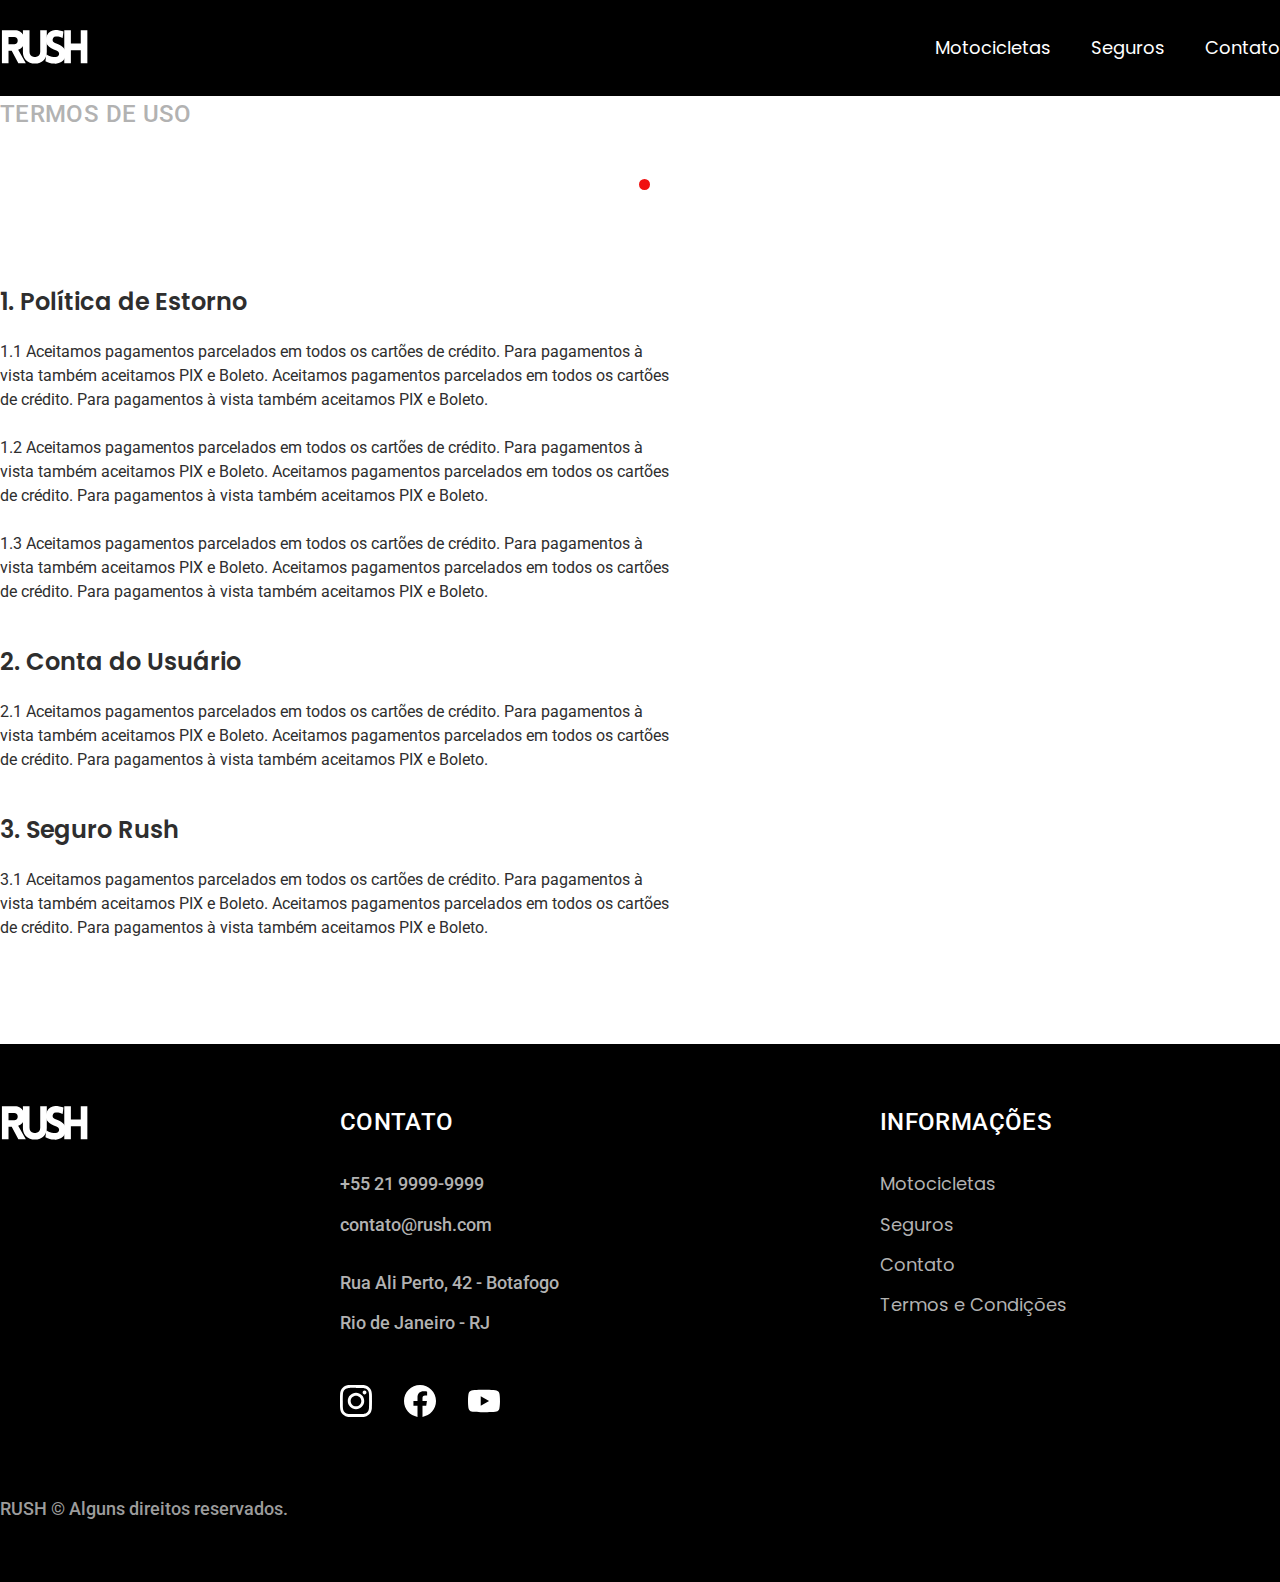
<file: termos.html>
<!DOCTYPE html>
<html lang="pt-br">

<head>
  <meta charset="UTF-8">
  <meta name="viewport" content="width=device-width, initial-scale=1.0">
  <title>Termos e Condições | RUSH </title>
  <meta name="description" content="Termos e Condições da RUSH Motorcycles — motos de alto desempenho, design sob medida e planos de seguro completos. Tecnologia, velocidade e estilo em cada detalhe.">
  <meta name="keywords" content="motocicletas, motos de alto desempenho, design sob medida, planos de seguro para motos, tecnologia em motocicletas, velocidade, estilo em motos">
  <meta name="author" content="RUSH Motorcycles">
  <link rel="preload" href="./css/style.css" as="style">
  <link rel="stylesheet" href="./css/style.css">
  <link rel="preconnect" href="https://fonts.googleapis.com">
  <link rel="preconnect" href="https://fonts.gstatic.com" crossorigin>
  <link href="https://fonts.googleapis.com/css2?family=Merriweather:ital,opsz,wght@0,18..144,900;1,18..144,900&family=Poppins:wght@400;600;700;800&family=Roboto:ital,wght@0,100..900;1,100..900&display=swap" rel="stylesheet">

  <link rel="icon" href="./img/icones/velocidade.svg" type="image/svg+xml">
</head>

<body id="termos">
  <header class="header-bg">
    <div class="header container">
      <a href="./">
        <img src="./img/logo.svg" alt="Logo RUSH Motorcycles">
      </a>

      <nav aria-label="navegação principal">
        <ul class="header-menu font-1-m cor-branca">
          <li><a href="motocicletas.html">Motocicletas</a></li>
          <li><a href="seguros.html">Seguros</a></li>
          <li><a href="contato.html">Contato</a></li>
        </ul>
      </nav>
    </div>
  </header>
  <main>
    <div class="titulo-bg">
      <div class="titulo container">
        <p class="font-2-l-b cor-5">Termos de uso</p>
        <h1 class="font-1-xxl cor-branca">termos e condições<span class="cor-p1">.</span></h1>
      </div>
    </div>

    <div class="termos font-2-s cor-10 container">
      <h2 class="font-1-l cor-11">1. Política de Estorno</h2>
      <p>1.1 Aceitamos pagamentos parcelados em todos os cartões de crédito. Para pagamentos à vista também aceitamos PIX e Boleto. Aceitamos pagamentos parcelados em todos os cartões de crédito. Para pagamentos à vista também aceitamos PIX e Boleto.</p>
      <p>1.2 Aceitamos pagamentos parcelados em todos os cartões de crédito. Para pagamentos à vista também aceitamos PIX e Boleto. Aceitamos pagamentos parcelados em todos os cartões de crédito. Para pagamentos à vista também aceitamos PIX e Boleto.</p>
      <p>1.3 Aceitamos pagamentos parcelados em todos os cartões de crédito. Para pagamentos à vista também aceitamos PIX e Boleto. Aceitamos pagamentos parcelados em todos os cartões de crédito. Para pagamentos à vista também aceitamos PIX e Boleto.</p>
      <h2 class="font-1-l cor-11">2. Conta do Usuário</h2>
      <p>2.1 Aceitamos pagamentos parcelados em todos os cartões de crédito. Para pagamentos à vista também aceitamos PIX e Boleto. Aceitamos pagamentos parcelados em todos os cartões de crédito. Para pagamentos à vista também aceitamos PIX e Boleto.</p>
      <h2 class="font-1-l cor-11">3. Seguro Rush</h2>
      <p>3.1 Aceitamos pagamentos parcelados em todos os cartões de crédito. Para pagamentos à vista também aceitamos PIX e Boleto. Aceitamos pagamentos parcelados em todos os cartões de crédito. Para pagamentos à vista também aceitamos PIX e Boleto.</p>
    </div>
  </main>
  <footer class="footer-bg">
    <div class="footer container">
      <img src="./img/logo.svg" alt="RUSH">
      <div class="footer-contato">
        <h3 class="font-2-l-b cor-branca">Contato</h3>
        <ul class="font-2-m cor-5">
          <li><a href="tel:+552199999999">+55 21 9999-9999</a></li>
          <li><a href="mailto:contato@Rush.com">contato@rush.com</a></li>
          <li>Rua Ali Perto, 42 - Botafogo</li>
          <li>Rio de Janeiro - RJ</li>
        </ul>
        <div class="footer-redes">
          <a href="./">
            <img src="./img/redes/instagram.svg" alt="Instagram">
          </a>
          <a href="./">
            <img src="./img/redes/facebook.svg" alt="Facebook">
          </a>
          <a href="./">
            <img src="./img/redes/youtube.svg" alt="Youtube">
          </a>
        </div>
      </div>
      <div class="footer-informacoes">
        <h3 class="font-2-l-b cor-branca">Informações</h3>
        <nav>
          <ul class="font-1-m cor-5">
            <li><a href="./motocicletas.html">Motocicletas</a></li>
            <li><a href="./seguros.html">Seguros</a></li>
            <li><a href="./contato.html">Contato</a></li>
            <li><a href="./termos.html">Termos e Condições</a></li>
          </ul>
        </nav>
      </div>
      <p class="footer-copy font-2-m cor-6">RUSH © Alguns direitos reservados.</p>
    </div>
  </footer>
</body>
</file>
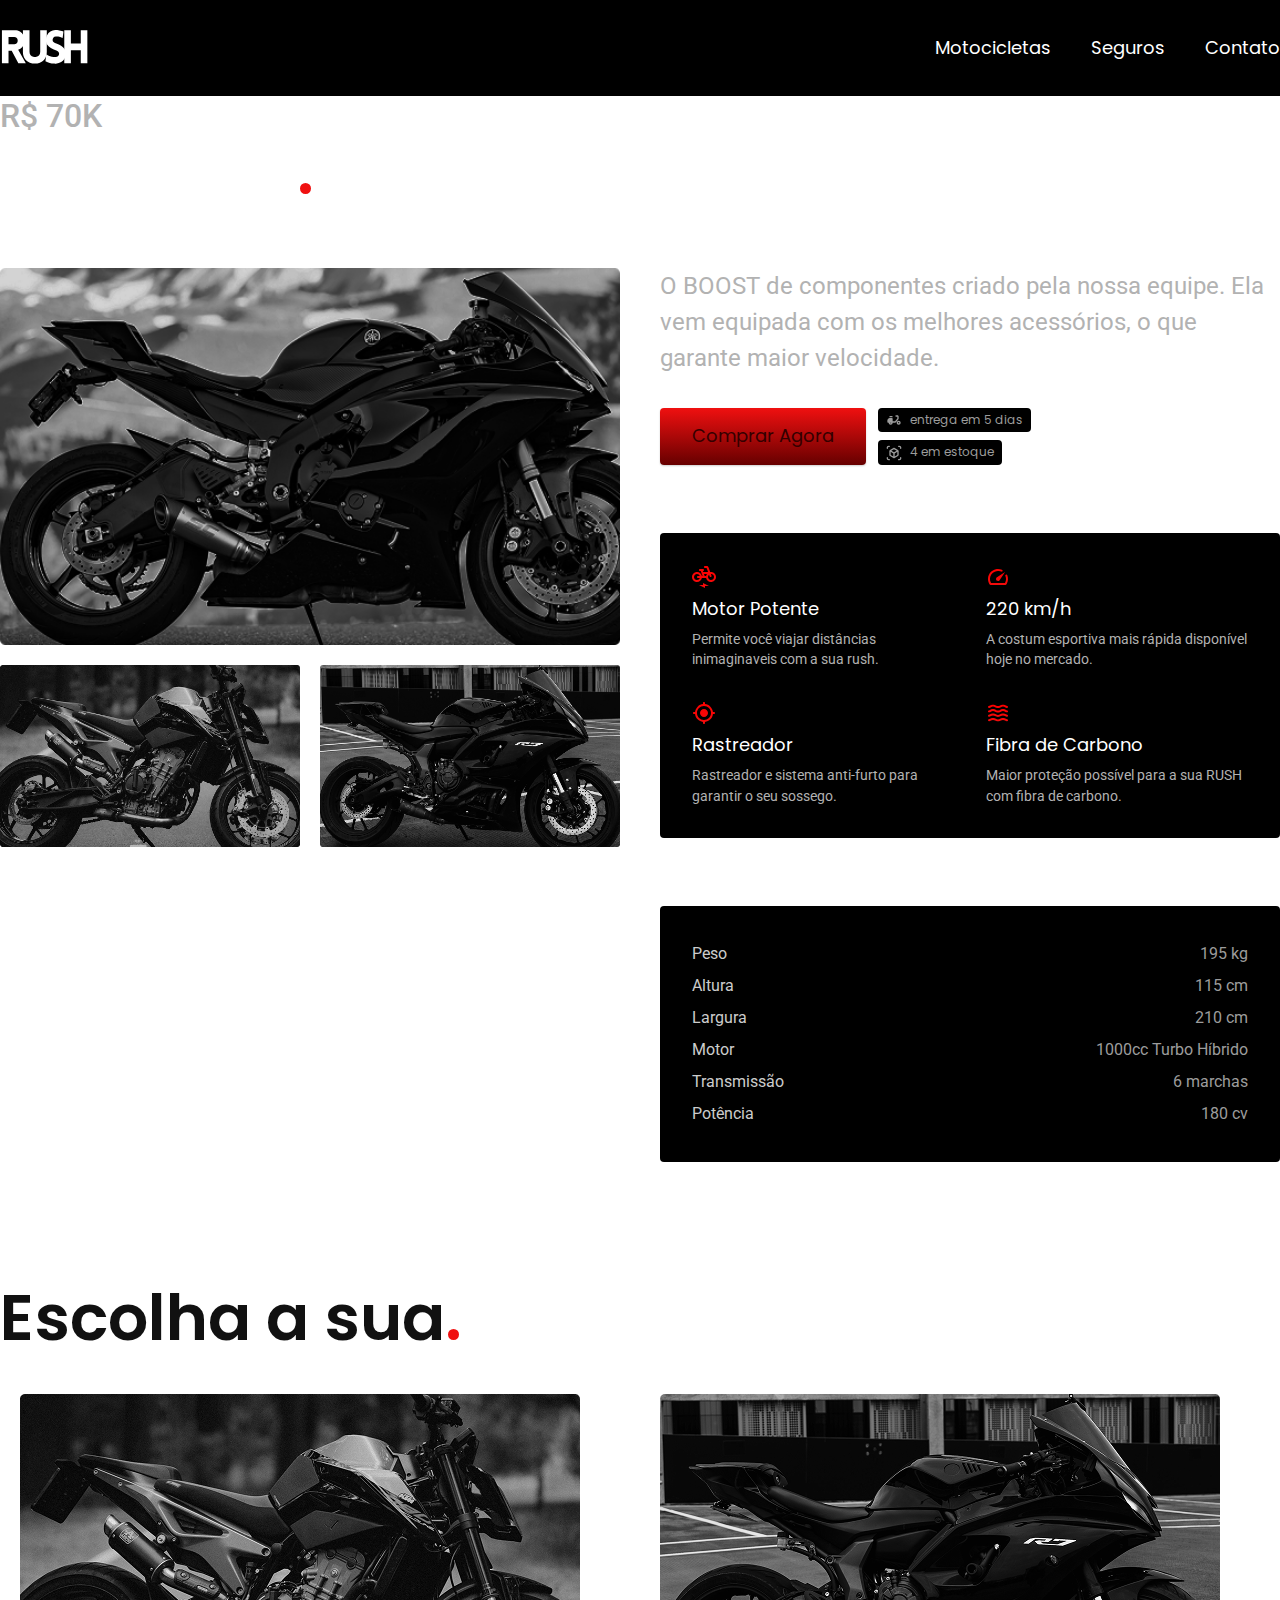
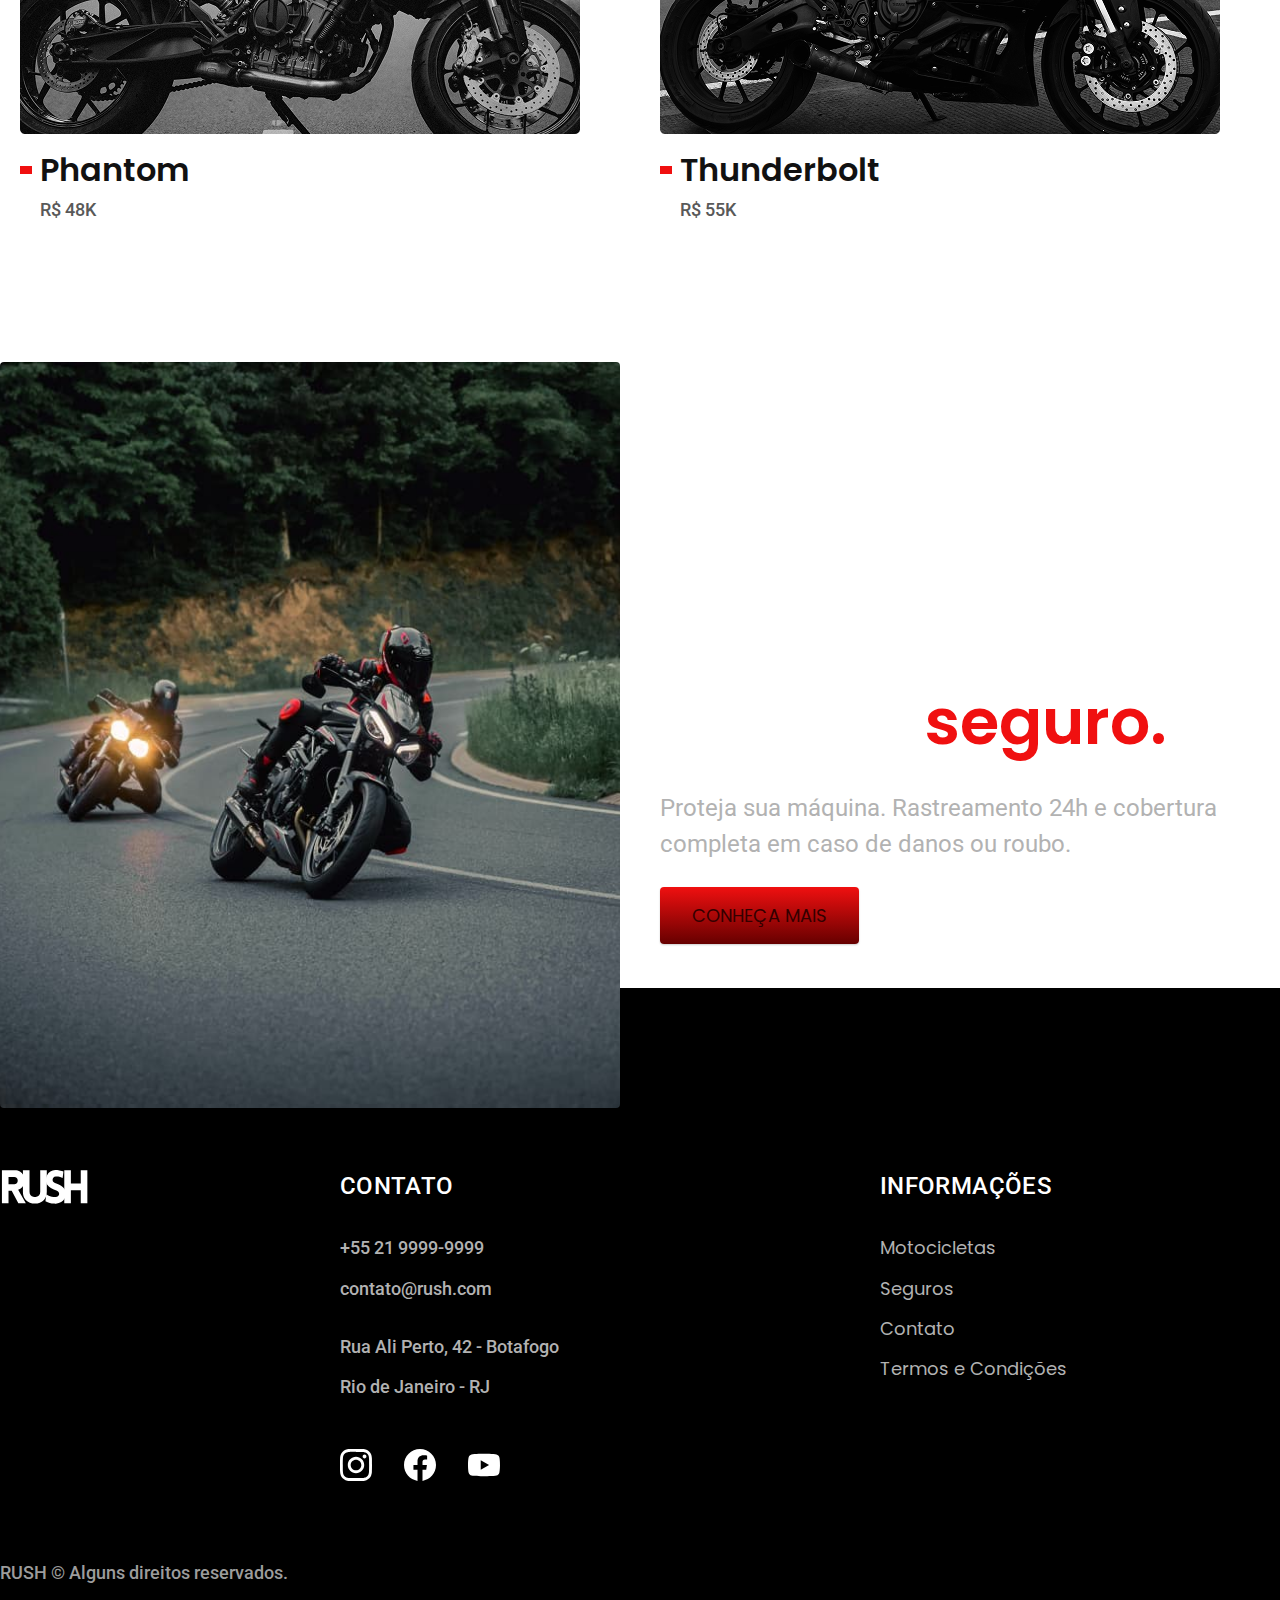
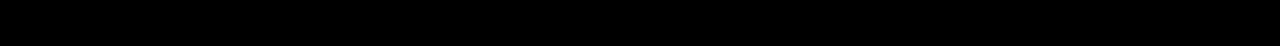
<file: motocicletas/phantom.html>
<!DOCTYPE html>
<html lang="pt-br">

<head>
  <meta charset="UTF-8">
  <meta name="viewport" content="width=device-width, initial-scale=1.0">
  <title>Phantom | RUSH </title>
  <meta name="description" content="RUSH Motorcycles — motos de alto desempenho, design sob medida e planos de seguro completos. Tecnologia, velocidade e estilo em cada detalhe.">
  <meta name="keywords" content="motocicletas, motos de alto desempenho, design sob medida, planos de seguro para motos, tecnologia em motocicletas, velocidade, estilo em motos">
  <meta name="author" content="RUSH Motorcycles">
  <link rel="stylesheet" href="../css/style.css">
  <link rel="preconnect" href="https://fonts.googleapis.com">
  <link rel="preconnect" href="https://fonts.gstatic.com" crossorigin>
  <link href="https://fonts.googleapis.com/css2?family=Merriweather:ital,opsz,wght@0,18..144,900;1,18..144,900&family=Poppins:wght@400;600;700;800&family=Roboto:ital,wght@0,100..900;1,100..900&display=swap" rel="stylesheet">

  <link rel="icon" href="../img/icones/velocidade.svg" type="image/svg+xml">
</head>

<body id="motocicleta">
  <header class="header-bg">
    <div class="header container">
      <a href="../">
        <img src="../img/logo.svg" alt="Logo RUSH Motorcycles">
      </a>

      <nav aria-label="navegação principal">
        <ul class="header-menu font-1-m cor-branca">
          <li><a href="motocicletas.html">Motocicletas</a></li>
          <li><a href="seguros.html">Seguros</a></li>
          <li><a href="contato.html">Contato</a></li>
        </ul>
      </nav>
    </div>
  </header>

  <main class="titulo-bg">
    <div>
      <div class="titulo container">
        <p class="font-2-xl cor-5">R$ 70K</p>
        <h1 class="font-1-xxl cor-branca">Phantom<span class="cor-p1">.</span></h1>
      </div>
    </div>
    <div class="motocicleta container">
      <div class="motocicleta-imagens">
        <img src="../img/motos/moto3.png" alt="">
        <img src="../img/motos/moto2.png" alt="">
        <img src="../img/motos/moto1.png" alt="">
      </div>
      <div class="motocicleta-conteudo">
        <p class="font-2-l cor-5">O BOOST de componentes criado pela nossa equipe. Ela vem equipada com os melhores acessórios, o que garante maior velocidade.</p>
        <div class="motocicleta-comprar">
          <a class="botao" href="../orcamento.html">Comprar Agora</a>
          <span class="font-1-xs cor-6"><img src="../img/icones/entrega.svg" alt=""> entrega em 5 dias</span>
          <span class="font-1-xs cor-6"><img src="../img/icones/estoque.svg" alt=""> 4 em estoque</span>
        </div>

        <h2 class="font-1-xs cor-branca">Informações</h2>
        <ul class="motocicleta-informacoes">
          <li>
            <img src="../img/icones/potente.svg" alt="">
            <h3 class="font-1-m cor-branca">Motor Potente</h3>
            <p class="font-2-xs cor-5">Permite você viajar distâncias inimaginaveis com a sua rush.</p>
          </li>
          <li>
            <img src="../img/icones/velocidade.svg" alt="">
            <h3 class="font-1-m cor-branca">220 km/h</h3>
            <p class="font-2-xs cor-5">A costum esportiva mais rápida disponível hoje no mercado.</p>
          </li>
          <li>
            <img src="../img/icones/rastreador.svg" alt="">
            <h3 class="font-1-m cor-branca">Rastreador</h3>
            <p class="font-2-xs cor-5">Rastreador e sistema anti-furto para garantir o seu sossego.</p>
          </li>
          <li>
            <img src="../img/icones/carbono.svg" alt="">
            <h3 class="font-1-m cor-branca">Fibra de Carbono</h3>
            <p class="font-2-xs cor-5">Maior proteção possível para a sua RUSH com fibra de carbono.</p>
          </li>
        </ul>
        <h2 class="font-1-xs cor-branca">Ficha Técnica</h2>
        <ul class="motocicleta-ficha font-2-s cor-4">
          <li>Peso <span>195 kg</span></li>
          <li>Altura <span>115 cm</span></li>
          <li>Largura <span>210 cm</span></li>
          <li>Motor <span>1000cc Turbo Híbrido</span></li>
          <li>Transmissão <span>6 marchas</span></li>
          <li>Potência <span>180 cv</span></li>
        </ul>
      </div>
    </div>
  </main>
  <article class="motocicletas-lista container">
    <h2 class="font-1-xxl">Escolha a sua<span class="cor-p1">.</span></h2>

    <ul>
      <li>
        <a href="./specter.html">
          <img src="../img/motos/moto2.png" alt="Motocicleta preta">
          <h3 class="font-1-xl">Phantom</h3>
          <span class="font-2-m cor-8">R$ 48K</span>
        </a>
      </li>
      <li>
        <a href="./thunderbolt.html">
          <img src="../img/motos/moto1.png" alt="Motocicleta preta">
          <h3 class="font-1-xl">Thunderbolt</h3>
          <span class="font-2-m cor-8">R$ 55K</span>
        </a>
      </li>
    </ul>
  </article>

  <article class="seguro-bg">
    <div class="seguro container">
      <div class="seguro-imagem">
        <img src="../img/fotos/seguro.jpg" alt="Pessoa parada em cima de uma rush.">
      </div>
      <div class="seguro-conteudo">
        <h2 class="font-1-xxl cor-branca">Tenha total tranquilidade com o nosso <span class="cor-p1">seguro.</span></h2>
        <p class="font-2-l cor-5">Proteja sua máquina. Rastreamento 24h e cobertura completa em caso de danos ou roubo.</p>
        <a class="botao" href="../seguros.html">CONHEÇA MAIS</a>
      </div>
    </div>
  </article>

  <footer class="footer-bg">
    <div class="footer container">
      <img src="../img/logo.svg" alt="RUSH">
      <div class="footer-contato">
        <h3 class="font-2-l-b cor-branca">Contato</h3>
        <ul class="font-2-m cor-5">
          <li><a href="tel:+552199999999">+55 21 9999-9999</a></li>
          <li><a href="mailto:contato@Rush.com">contato@rush.com</a></li>
          <li>Rua Ali Perto, 42 - Botafogo</li>
          <li>Rio de Janeiro - RJ</li>
        </ul>
        <div class="footer-redes">
          <a href="../">
            <img src="../img/redes/instagram.svg" alt="Instagram">
          </a>
          <a href="../">
            <img src="../img/redes/facebook.svg" alt="Facebook">
          </a>
          <a href="../">
            <img src="../img/redes/youtube.svg" alt="Youtube">
          </a>
        </div>
      </div>
      <div class="footer-informacoes">
        <h3 class="font-2-l-b cor-branca">Informações</h3>
        <nav>
          <ul class="font-1-m cor-5">
            <li><a href="../motocicletas.html">Motocicletas</a></li>
            <li><a href="../seguros.html">Seguros</a></li>
            <li><a href="../contato.html">Contato</a></li>
            <li><a href="../termos.html">Termos e Condições</a></li>
          </ul>
        </nav>
      </div>
      <p class="footer-copy font-2-m cor-6">RUSH © Alguns direitos reservados.</p>
    </div>
  </footer>
</body>
</file>
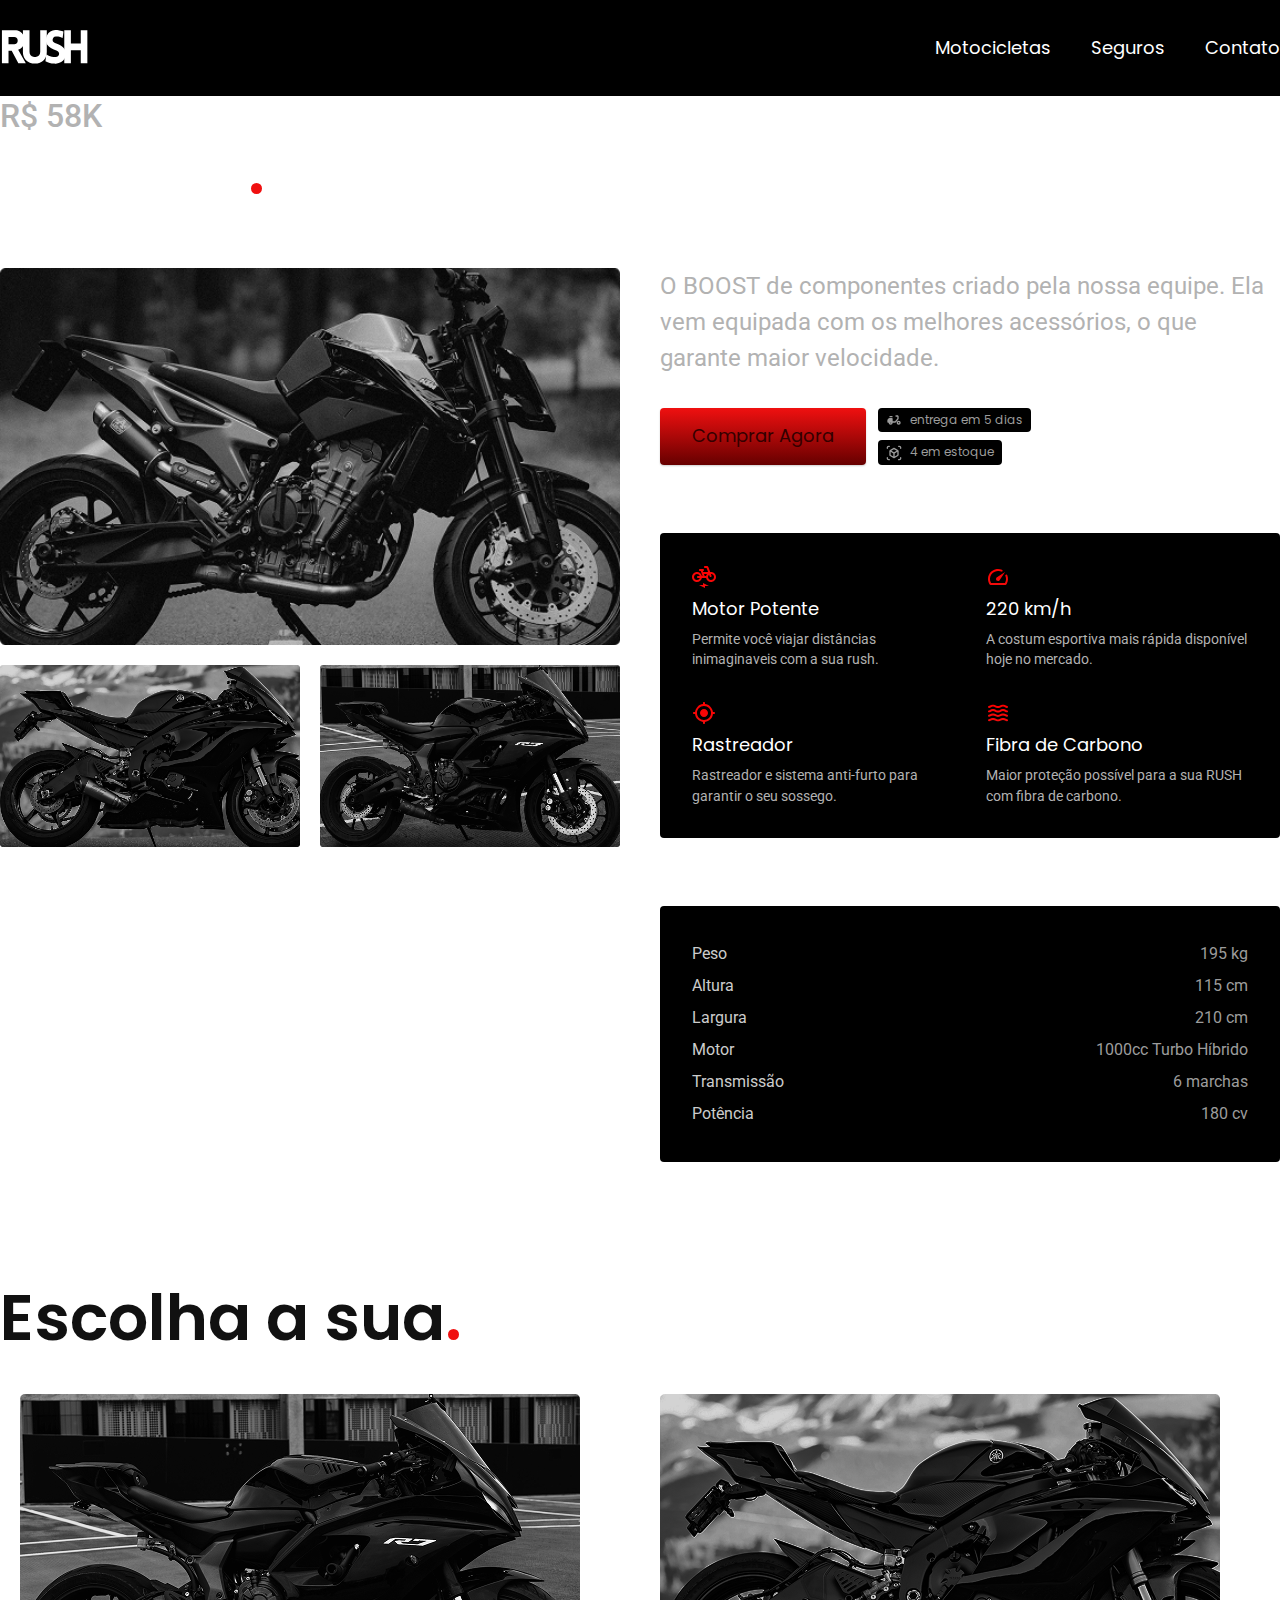
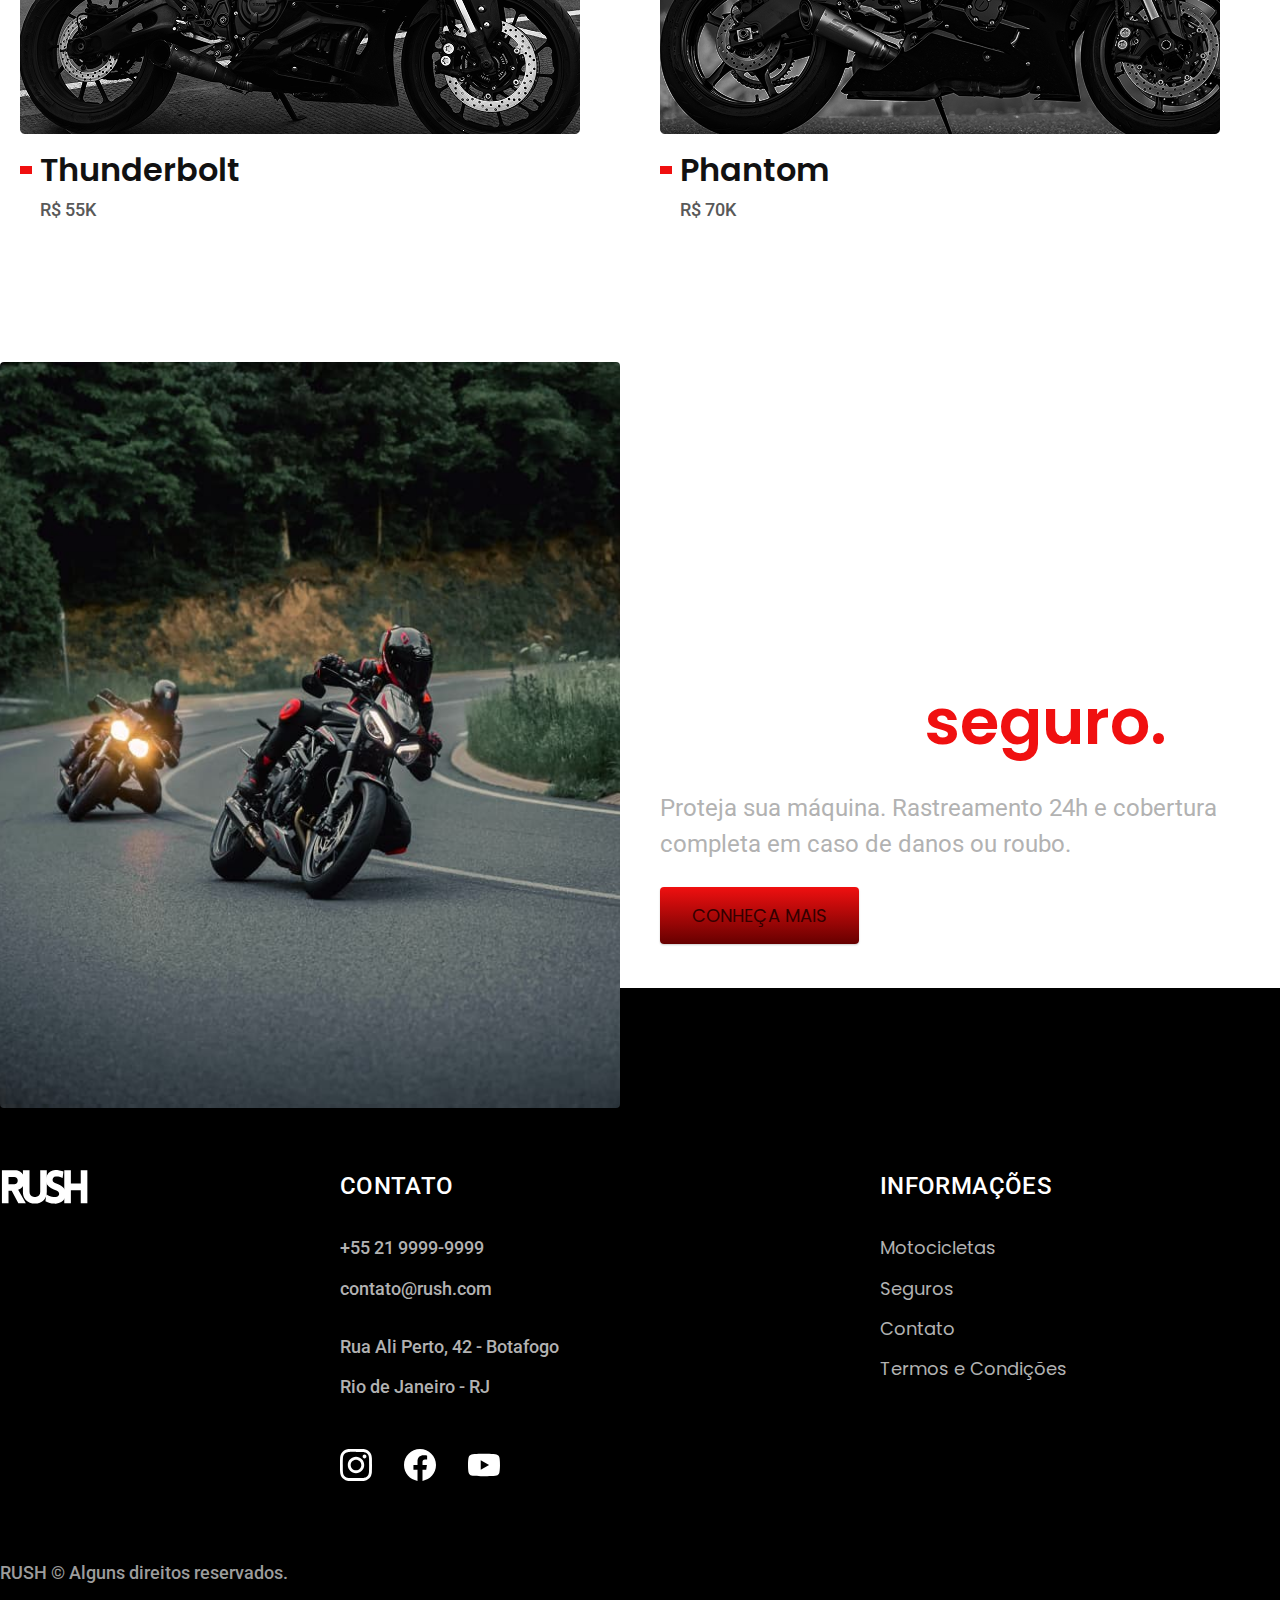
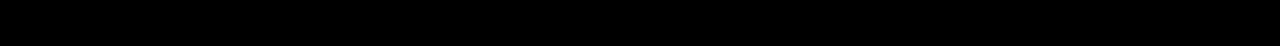
<file: motocicletas/specter.html>
<!DOCTYPE html>
<html lang="pt-br">

<head>
  <meta charset="UTF-8">
  <meta name="viewport" content="width=device-width, initial-scale=1.0">
  <title>Specter| RUSH </title>
  <meta name="description" content="RUSH Motorcycles — motos de alto desempenho, design sob medida e planos de seguro completos. Tecnologia, velocidade e estilo em cada detalhe.">
  <meta name="keywords" content="motocicletas, motos de alto desempenho, design sob medida, planos de seguro para motos, tecnologia em motocicletas, velocidade, estilo em motos">
  <meta name="author" content="RUSH Motorcycles">
  <link rel="stylesheet" href="../css/style.css">
  <link rel="preconnect" href="https://fonts.googleapis.com">
  <link rel="preconnect" href="https://fonts.gstatic.com" crossorigin>
  <link href="https://fonts.googleapis.com/css2?family=Merriweather:ital,opsz,wght@0,18..144,900;1,18..144,900&family=Poppins:wght@400;600;700;800&family=Roboto:ital,wght@0,100..900;1,100..900&display=swap" rel="stylesheet">

  <link rel="icon" href="../img/icones/velocidade.svg" type="image/svg+xml">
</head>

<body id="motocicleta">
  <header class="header-bg">
    <div class="header container">
      <a href="../">
        <img src="../img/logo.svg" alt="Logo RUSH Motorcycles">
      </a>

      <nav aria-label="navegação principal">
        <ul class="header-menu font-1-m cor-branca">
          <li><a href="motocicletas.html">Motocicletas</a></li>
          <li><a href="seguros.html">Seguros</a></li>
          <li><a href="contato.html">Contato</a></li>
        </ul>
      </nav>
    </div>
  </header>

  <main class="titulo-bg">
    <div>
      <div class="titulo container">
        <p class="font-2-xl cor-5">R$ 58K</p>
        <h1 class="font-1-xxl cor-branca">Specter<span class="cor-p1">.</span></h1>
      </div>
    </div>
    <div class="motocicleta container">
      <div class="motocicleta-imagens">
        <img src="../img/motos/moto2.png" alt="">
        <img src="../img/motos/moto3.png" alt="">
        <img src="../img/motos/moto1.png" alt="">
      </div>
      <div class="motocicleta-conteudo">
        <p class="font-2-l cor-5">O BOOST de componentes criado pela nossa equipe. Ela vem equipada com os melhores acessórios, o que garante maior velocidade.</p>
        <div class="motocicleta-comprar">
          <a class="botao" href="../orcamento.html">Comprar Agora</a>
          <span class="font-1-xs cor-6"><img src="../img/icones/entrega.svg" alt=""> entrega em 5 dias</span>
          <span class="font-1-xs cor-6"><img src="../img/icones/estoque.svg" alt=""> 4 em estoque</span>
        </div>

        <h2 class="font-1-xs cor-branca">Informações</h2>
        <ul class="motocicleta-informacoes">
          <li>
            <img src="../img/icones/potente.svg" alt="">
            <h3 class="font-1-m cor-branca">Motor Potente</h3>
            <p class="font-2-xs cor-5">Permite você viajar distâncias inimaginaveis com a sua rush.</p>
          </li>
          <li>
            <img src="../img/icones/velocidade.svg" alt="">
            <h3 class="font-1-m cor-branca">220 km/h</h3>
            <p class="font-2-xs cor-5">A costum esportiva mais rápida disponível hoje no mercado.</p>
          </li>
          <li>
            <img src="../img/icones/rastreador.svg" alt="">
            <h3 class="font-1-m cor-branca">Rastreador</h3>
            <p class="font-2-xs cor-5">Rastreador e sistema anti-furto para garantir o seu sossego.</p>
          </li>
          <li>
            <img src="../img/icones/carbono.svg" alt="">
            <h3 class="font-1-m cor-branca">Fibra de Carbono</h3>
            <p class="font-2-xs cor-5">Maior proteção possível para a sua RUSH com fibra de carbono.</p>
          </li>
        </ul>
        <h2 class="font-1-xs cor-branca">Ficha Técnica</h2>
        <ul class="motocicleta-ficha font-2-s cor-4">
          <li>Peso <span>195 kg</span></li>
          <li>Altura <span>115 cm</span></li>
          <li>Largura <span>210 cm</span></li>
          <li>Motor <span>1000cc Turbo Híbrido</span></li>
          <li>Transmissão <span>6 marchas</span></li>
          <li>Potência <span>180 cv</span></li>
        </ul>
      </div>
    </div>
  </main>
  <article class="motocicletas-lista container">
    <h2 class="font-1-xxl">Escolha a sua<span class="cor-p1">.</span></h2>

    <ul>
      <li>
        <a href="./thunderbolt.html">
          <img src="../img/motos/moto1.png" alt="Motocicleta preta">
          <h3 class="font-1-xl">Thunderbolt</h3>
          <span class="font-2-m cor-8">R$ 55K</span>
        </a>
      </li>
      <li>
        <a href="./phantom.html">
          <img src="../img/motos/moto3.png" alt="Motocicleta preta">
          <h3 class="font-1-xl">Phantom</h3>
          <span class="font-2-m cor-8">R$ 70K</span>
        </a>
      </li>
    </ul>
  </article>

  <article class="seguro-bg">
    <div class="seguro container">
      <div class="seguro-imagem">
        <img src="../img/fotos/seguro.jpg" alt="Pessoa parada em cima de uma rush.">
      </div>
      <div class="seguro-conteudo">
        <h2 class="font-1-xxl cor-branca">Tenha total tranquilidade com o nosso <span class="cor-p1">seguro.</span></h2>
        <p class="font-2-l cor-5">Proteja sua máquina. Rastreamento 24h e cobertura completa em caso de danos ou roubo.</p>
        <a class="botao" href="../seguros.html">CONHEÇA MAIS</a>
      </div>
    </div>
  </article>

  <footer class="footer-bg">
    <div class="footer container">
      <img src="../img/logo.svg" alt="RUSH">
      <div class="footer-contato">
        <h3 class="font-2-l-b cor-branca">Contato</h3>
        <ul class="font-2-m cor-5">
          <li><a href="tel:+552199999999">+55 21 9999-9999</a></li>
          <li><a href="mailto:contato@Rush.com">contato@rush.com</a></li>
          <li>Rua Ali Perto, 42 - Botafogo</li>
          <li>Rio de Janeiro - RJ</li>
        </ul>
        <div class="footer-redes">
          <a href="../">
            <img src="../img/redes/instagram.svg" alt="Instagram">
          </a>
          <a href="../">
            <img src="../img/redes/facebook.svg" alt="Facebook">
          </a>
          <a href="../">
            <img src="../img/redes/youtube.svg" alt="Youtube">
          </a>
        </div>
      </div>
      <div class="footer-informacoes">
        <h3 class="font-2-l-b cor-branca">Informações</h3>
        <nav>
          <ul class="font-1-m cor-5">
            <li><a href="../motocicletas.html">Motocicletas</a></li>
            <li><a href="../seguros.html">Seguros</a></li>
            <li><a href="../contato.html">Contato</a></li>
            <li><a href="../termos.html">Termos e Condições</a></li>
          </ul>
        </nav>
      </div>
      <p class="footer-copy font-2-m cor-6">RUSH © Alguns direitos reservados.</p>
    </div>
  </footer>
</body>
</file>
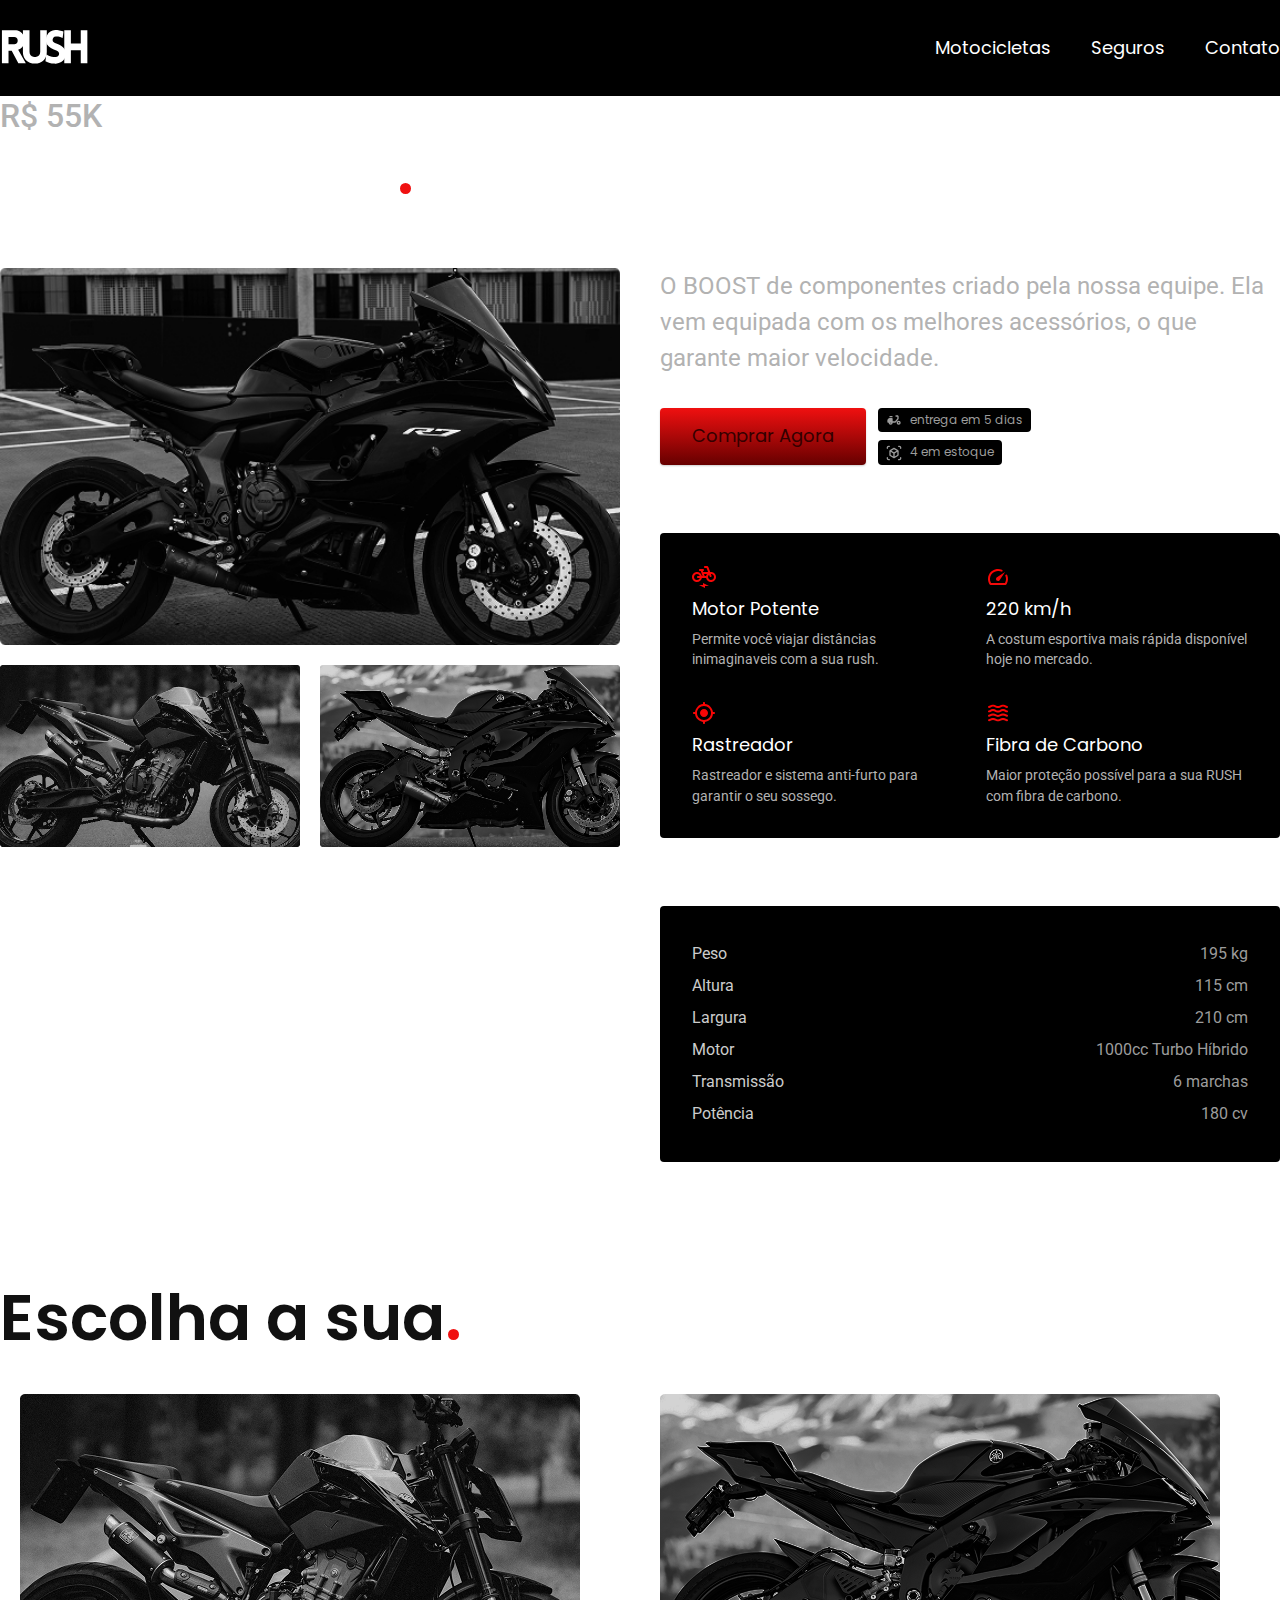
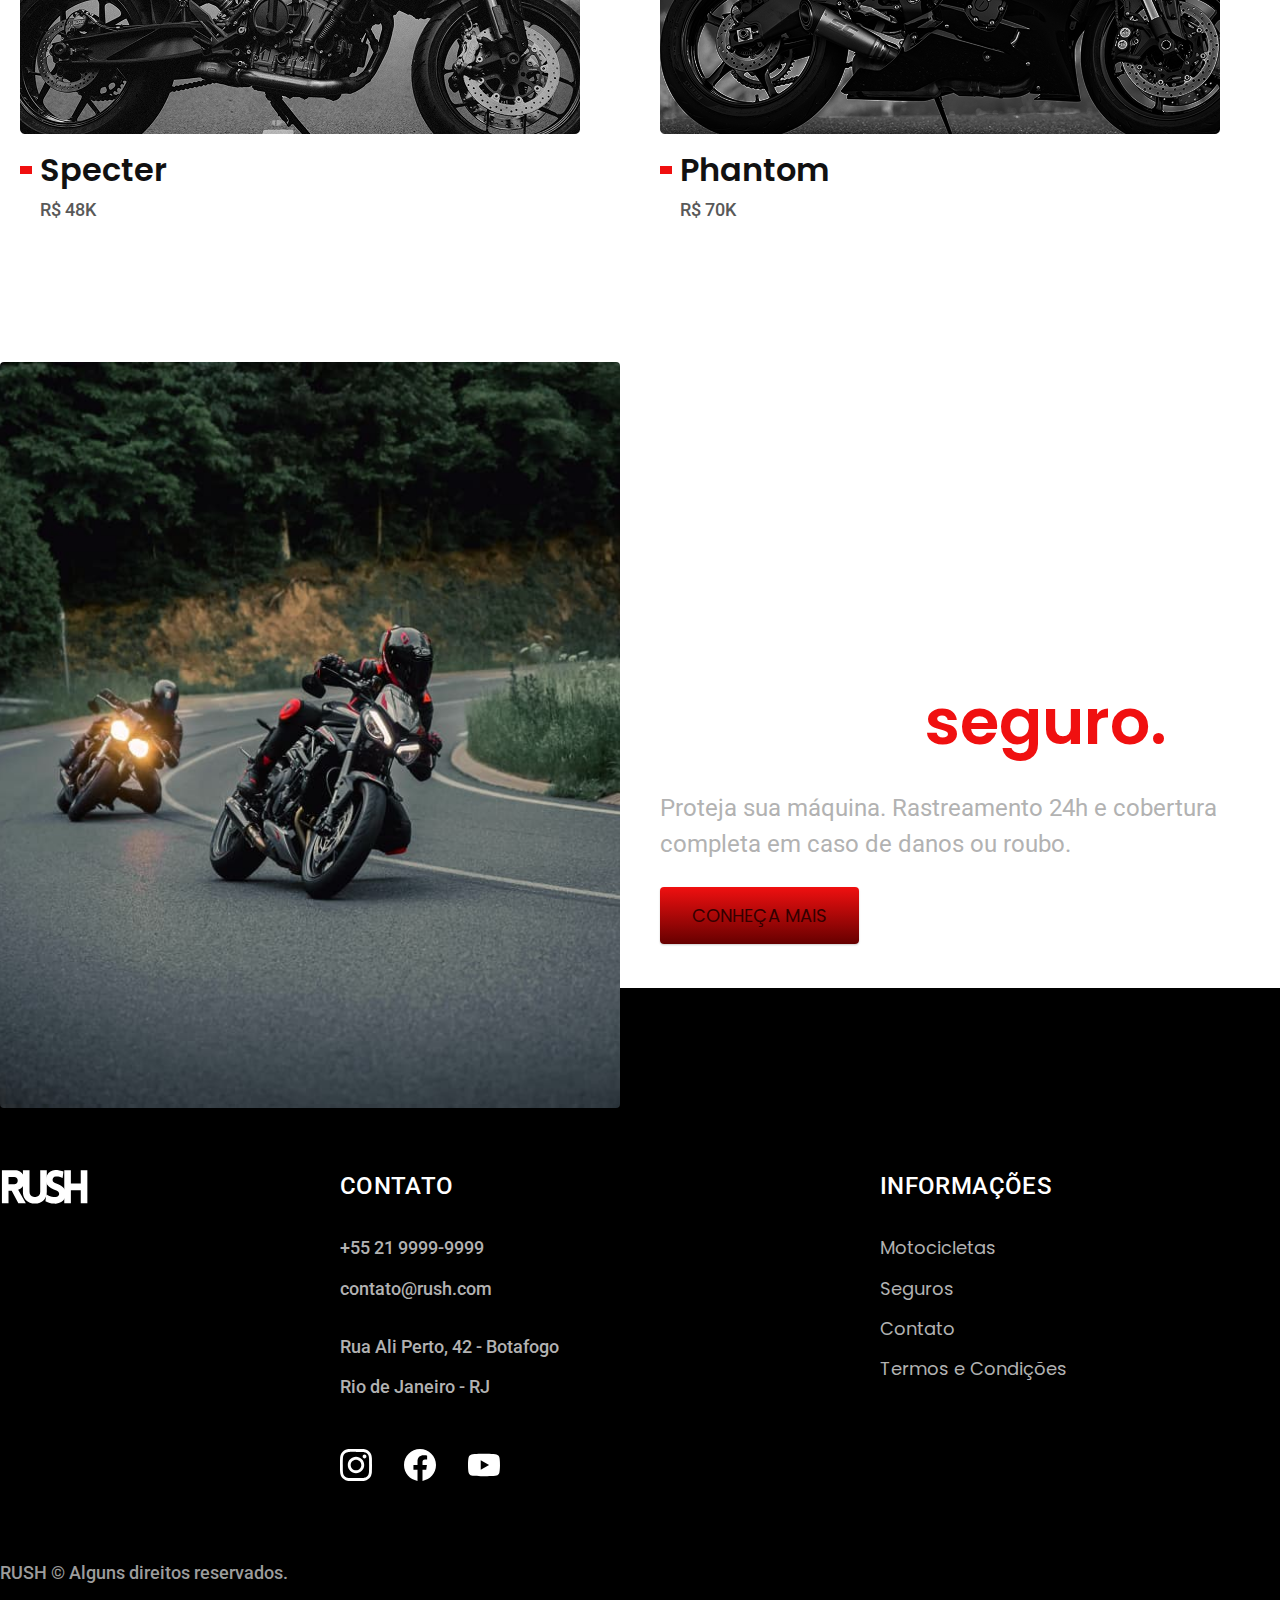
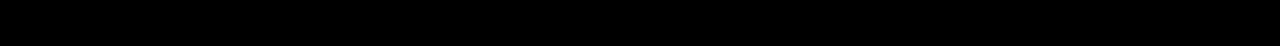
<file: motocicletas/thunderbolt.html>
<!DOCTYPE html>
<html lang="pt-br">

<head>
  <meta charset="UTF-8">
  <meta name="viewport" content="width=device-width, initial-scale=1.0">
  <title>Thunderbolt | RUSH </title>
  <meta name="description" content="RUSH Motorcycles — motos de alto desempenho, design sob medida e planos de seguro completos. Tecnologia, velocidade e estilo em cada detalhe.">
  <meta name="keywords" content="motocicletas, motos de alto desempenho, design sob medida, planos de seguro para motos, tecnologia em motocicletas, velocidade, estilo em motos">
  <meta name="author" content="RUSH Motorcycles">
  <link rel="stylesheet" href="../css/style.css">
  <link rel="preconnect" href="https://fonts.googleapis.com">
  <link rel="preconnect" href="https://fonts.gstatic.com" crossorigin>
  <link href="https://fonts.googleapis.com/css2?family=Merriweather:ital,opsz,wght@0,18..144,900;1,18..144,900&family=Poppins:wght@400;600;700;800&family=Roboto:ital,wght@0,100..900;1,100..900&display=swap" rel="stylesheet">

  <link rel="icon" href="../img/icones/velocidade.svg" type="image/svg+xml">
</head>

<body id="motocicleta">
  <header class="header-bg">
    <div class="header container">
      <a href="../">
        <img src="../img/logo.svg" alt="Logo RUSH Motorcycles">
      </a>

      <nav aria-label="navegação principal">
        <ul class="header-menu font-1-m cor-branca">
          <li><a href="motocicletas.html">Motocicletas</a></li>
          <li><a href="seguros.html">Seguros</a></li>
          <li><a href="contato.html">Contato</a></li>
        </ul>
      </nav>
    </div>
  </header>

  <main class="titulo-bg">
    <div>
      <div class="titulo container">
        <p class="font-2-xl cor-5">R$ 55K</p>
        <h1 class="font-1-xxl cor-branca">Thunderbolt<span class="cor-p1">.</span></h1>
      </div>
    </div>
    <div class="motocicleta container">
      <div class="motocicleta-imagens">
        <img src="../img/motos/moto1.png" alt="">
        <img src="../img/motos/moto2.png" alt="">
        <img src="../img/motos/moto3.png" alt="">
      </div>
      <div class="motocicleta-conteudo">
        <p class="font-2-l cor-5">O BOOST de componentes criado pela nossa equipe. Ela vem equipada com os melhores acessórios, o que garante maior velocidade.</p>
        <div class="motocicleta-comprar">
          <a class="botao" href="../orcamento.html">Comprar Agora</a>
          <span class="font-1-xs cor-6"><img src="../img/icones/entrega.svg" alt=""> entrega em 5 dias</span>
          <span class="font-1-xs cor-6"><img src="../img/icones/estoque.svg" alt=""> 4 em estoque</span>
        </div>

        <h2 class="font-1-xs cor-branca">Informações</h2>
        <ul class="motocicleta-informacoes">
          <li>
            <img src="../img/icones/potente.svg" alt="">
            <h3 class="font-1-m cor-branca">Motor Potente</h3>
            <p class="font-2-xs cor-5">Permite você viajar distâncias inimaginaveis com a sua rush.</p>
          </li>
          <li>
            <img src="../img/icones/velocidade.svg" alt="">
            <h3 class="font-1-m cor-branca">220 km/h</h3>
            <p class="font-2-xs cor-5">A costum esportiva mais rápida disponível hoje no mercado.</p>
          </li>
          <li>
            <img src="../img/icones/rastreador.svg" alt="">
            <h3 class="font-1-m cor-branca">Rastreador</h3>
            <p class="font-2-xs cor-5">Rastreador e sistema anti-furto para garantir o seu sossego.</p>
          </li>
          <li>
            <img src="../img/icones/carbono.svg" alt="">
            <h3 class="font-1-m cor-branca">Fibra de Carbono</h3>
            <p class="font-2-xs cor-5">Maior proteção possível para a sua RUSH com fibra de carbono.</p>
          </li>
        </ul>
        <h2 class="font-1-xs cor-branca">Ficha Técnica</h2>
        <ul class="motocicleta-ficha font-2-s cor-4">
          <li>Peso <span>195 kg</span></li>
          <li>Altura <span>115 cm</span></li>
          <li>Largura <span>210 cm</span></li>
          <li>Motor <span>1000cc Turbo Híbrido</span></li>
          <li>Transmissão <span>6 marchas</span></li>
          <li>Potência <span>180 cv</span></li>
        </ul>
      </div>
    </div>
  </main>
  <article class="motocicletas-lista container">
    <h2 class="font-1-xxl">Escolha a sua<span class="cor-p1">.</span></h2>

    <ul>
      <li>
        <a href="./specter.html">
          <img src="../img/motos/moto2.png" alt="Motocicleta preta">
          <h3 class="font-1-xl">Specter</h3>
          <span class="font-2-m cor-8">R$ 48K</span>
        </a>
      </li>
      <li>
        <a href="./Phantom.html">
          <img src="../img/motos/moto3.png" alt="Motocicleta preta">
          <h3 class="font-1-xl">Phantom</h3>
          <span class="font-2-m cor-8">R$ 70K</span>
        </a>
      </li>
    </ul>
  </article>

  <article class="seguro-bg">
    <div class="seguro container">
      <div class="seguro-imagem">
        <img src="../img/fotos/seguro.jpg" alt="Pessoa parada em cima de uma rush.">
      </div>
      <div class="seguro-conteudo">
        <h2 class="font-1-xxl cor-branca">Tenha total tranquilidade com o nosso <span class="cor-p1">seguro.</span></h2>
        <p class="font-2-l cor-5">Proteja sua máquina. Rastreamento 24h e cobertura completa em caso de danos ou roubo.</p>
        <a class="botao" href="../seguros.html">CONHEÇA MAIS</a>
      </div>
    </div>
  </article>

  <footer class="footer-bg">
    <div class="footer container">
      <img src="../img/logo.svg" alt="RUSH">
      <div class="footer-contato">
        <h3 class="font-2-l-b cor-branca">Contato</h3>
        <ul class="font-2-m cor-5">
          <li><a href="tel:+552199999999">+55 21 9999-9999</a></li>
          <li><a href="mailto:contato@Rush.com">contato@rush.com</a></li>
          <li>Rua Ali Perto, 42 - Botafogo</li>
          <li>Rio de Janeiro - RJ</li>
        </ul>
        <div class="footer-redes">
          <a href="../">
            <img src="../img/redes/instagram.svg" alt="Instagram">
          </a>
          <a href="../">
            <img src="../img/redes/facebook.svg" alt="Facebook">
          </a>
          <a href="../">
            <img src="../img/redes/youtube.svg" alt="Youtube">
          </a>
        </div>
      </div>
      <div class="footer-informacoes">
        <h3 class="font-2-l-b cor-branca">Informações</h3>
        <nav>
          <ul class="font-1-m cor-5">
            <li><a href="../motocicletas.html">Motocicletas</a></li>
            <li><a href="../seguros.html">Seguros</a></li>
            <li><a href="../contato.html">Contato</a></li>
            <li><a href="../termos.html">Termos e Condições</a></li>
          </ul>
        </nav>
      </div>
      <p class="footer-copy font-2-m cor-6">RUSH © Alguns direitos reservados.</p>
    </div>
  </footer>
</body>
</file>
<file: css/style.css>
@import "./global/global.css";
@import "./global/header.css";
@import "./global/footer.css";
/*utilidades*/
@import "./utilidades/tipografia.css";
@import "./utilidades/cores.css";
@import "./utilidades/componentes.css";
/*home*/
@import "./home/introducao.css";
@import "./home/tecnologia.css";
@import "./home/parceiros.css";
@import "./home/depoimento.css";
@import "./home/seguros.css";
/*motocicletas*/
@import "./motocicletas/motocicletas.css";
@import "./motocicletas/motocicletas-lista.css";
/*motocicletas*/
@import "./motocicleta/motocicleta.css";
@import "./motocicleta/seguro.css";
/*seguros*/
@import "./seguros/seguros.css";
@import "./seguros/perguntas.css";
@import "./seguros/vantagens.css";
/*termos*/
@import "./termos/termos.css";
</file>
